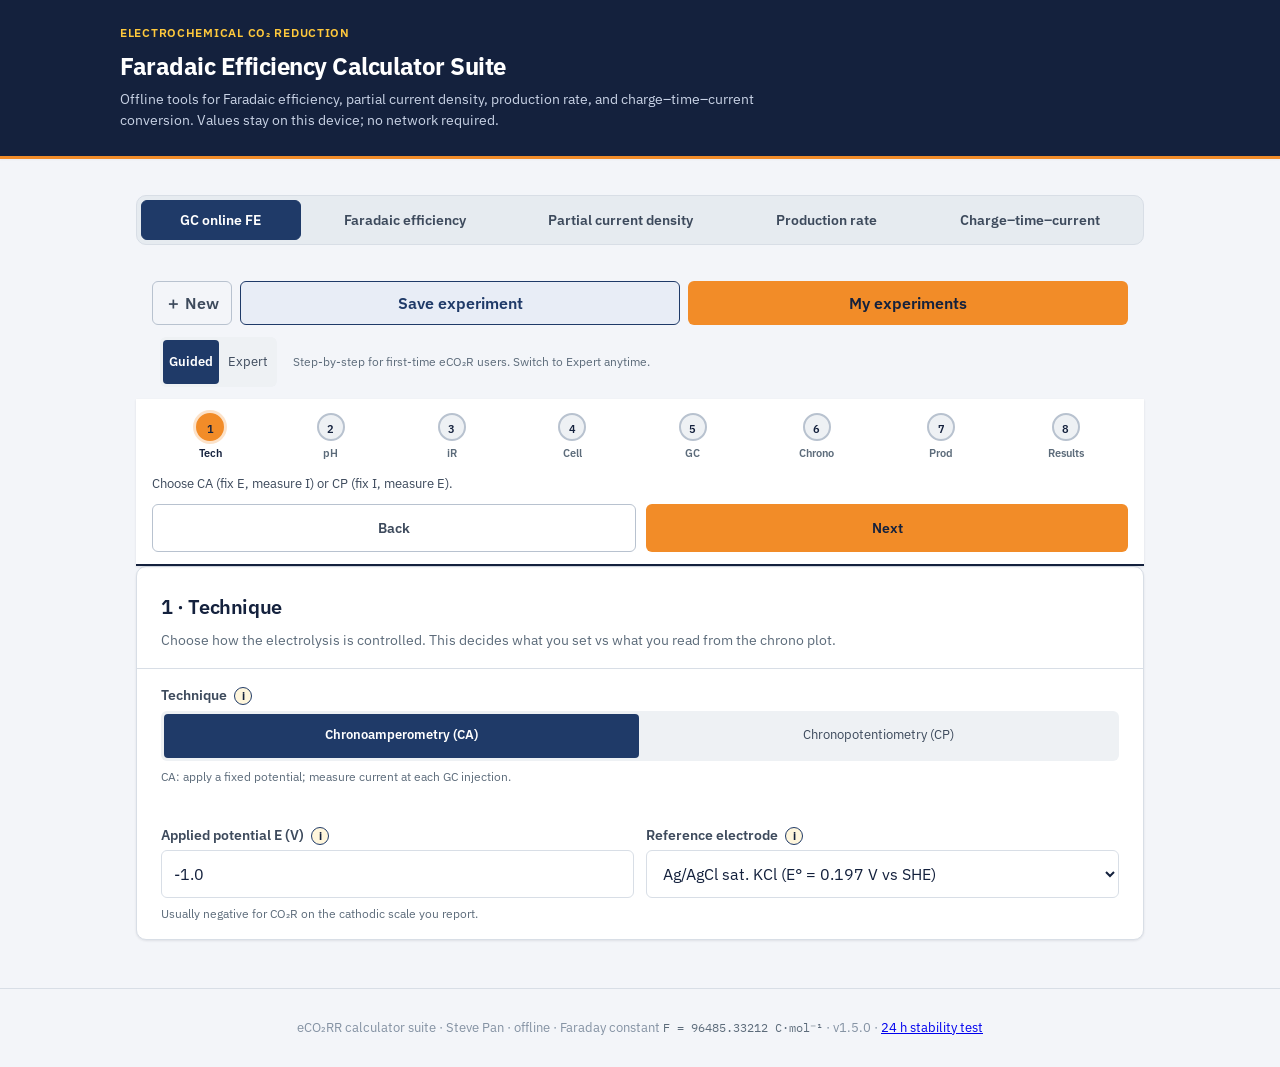
<file: index.html>
<!DOCTYPE html>
<html lang="en">
<head>
  <meta charset="utf-8" />
  <meta name="viewport" content="width=device-width, initial-scale=1, viewport-fit=cover" />
  <meta name="color-scheme" content="light" />
  <title>eCO₂RR Faradaic Efficiency Calculator Suite — Steve Pan</title>
  <meta name="theme-color" content="#14213D" />
  <link rel="manifest" href="./manifest.webmanifest" />
  <link rel="icon" type="image/png" sizes="32x32" href="./icons/favicon-32.png" />
  <link rel="apple-touch-icon" href="./icons/apple-touch-icon.png" />
  <meta name="apple-mobile-web-app-capable" content="yes" />
  <meta name="mobile-web-app-capable" content="yes" />
  <meta name="apple-mobile-web-app-status-bar-style" content="black-translucent" />
  <meta name="apple-mobile-web-app-title" content="FE Calc" />
  <link rel="stylesheet" href="./design-tokens.css" />
  <link rel="stylesheet" href="./styles.css" />
</head>
<body>
  <div class="app">
    <header class="app-header">
      <div class="app-header__inner">
        <p class="app-header__eyebrow">Electrochemical CO₂ reduction</p>
        <h1 class="app-header__title">Faradaic Efficiency Calculator Suite</h1>
        <p class="app-header__subtitle">
          Offline tools for Faradaic efficiency, partial current density,
          production rate, and charge–time–current conversion. Values stay
          on this device; no network required.
        </p>
      </div>
    </header>

    <main class="app-main" id="app-main">
      <nav class="tab-nav" aria-label="Calculator sections">
        <ul class="tab-list" role="tablist" id="tab-list">
          <li role="presentation">
            <button type="button" class="tab" role="tab" id="tab-gc" data-tab="gc"
              aria-controls="section-gc" aria-selected="true">GC online FE</button>
          </li>
          <li role="presentation">
            <button type="button" class="tab" role="tab" id="tab-fe" data-tab="fe"
              aria-controls="section-fe" aria-selected="false" tabindex="-1">Faradaic efficiency</button>
          </li>
          <li role="presentation">
            <button type="button" class="tab" role="tab" id="tab-pcd" data-tab="pcd"
              aria-controls="section-pcd" aria-selected="false" tabindex="-1">Partial current density</button>
          </li>
          <li role="presentation">
            <button type="button" class="tab" role="tab" id="tab-rate" data-tab="rate"
              aria-controls="section-rate" aria-selected="false" tabindex="-1">Production rate</button>
          </li>
          <li role="presentation">
            <button type="button" class="tab" role="tab" id="tab-converter" data-tab="converter"
              aria-controls="section-converter" aria-selected="false" tabindex="-1">Charge–time–current</button>
          </li>
        </ul>
        <div class="tab-select-wrap">
          <label class="sr-only" for="tab-select">Calculator section</label>
          <select class="tab-select" id="tab-select" data-tab-select>
            <option value="gc" selected>GC online FE</option>
            <option value="fe">Faradaic efficiency</option>
            <option value="pcd">Partial current density</option>
            <option value="rate">Production rate</option>
            <option value="converter">Charge–time–current</option>
          </select>
        </div>
      </nav>

      <!-- 0. GC ONLINE FE (ppm-based) -->
      <section class="calc-section is-active" id="section-gc" role="tabpanel" aria-labelledby="tab-gc" data-section="gc" data-ui-mode="guided" data-wiz-step="1">
        <div class="hx-bar" role="toolbar" aria-label="Experiment history">
          <button type="button" class="btn btn--ghost hx-bar__btn" id="hx-new">＋ New</button>
          <button type="button" class="btn btn--secondary hx-bar__btn" id="hx-save">Save experiment<span class="hx-dot" id="hx-dirty" hidden title="Unsaved changes"></span></button>
          <button type="button" class="btn btn--cta hx-bar__btn" id="hx-open">My experiments</button>
        </div>
        <div class="gc-modebar">
          <div class="seg" id="gc-ui-mode" role="radiogroup" aria-label="Input mode">
            <button type="button" class="seg__btn is-active" data-v="guided">Guided</button>
            <button type="button" class="seg__btn" data-v="expert">Expert</button>
          </div>
          <p class="gc-modebar__hint" id="gc-mode-hint">Step-by-step for first-time eCO₂R users. Switch to Expert anytime.</p>
        </div>

        <div class="gc-wizard" id="gc-wizard" aria-label="Guided setup">
          <ol class="gc-wiz-progress" id="gc-wiz-progress">
            <li class="is-active" data-s="1"><span>1</span> Tech</li>
            <li data-s="2"><span>2</span> pH</li>
            <li data-s="3"><span>3</span> iR</li>
            <li data-s="4"><span>4</span> Cell</li>
            <li data-s="5"><span>5</span> GC</li>
            <li data-s="6"><span>6</span> Chrono</li>
            <li data-s="7"><span>7</span> Prod</li>
            <li data-s="8"><span>8</span> Results</li>
          </ol>
          <p class="gc-wiz-hint" id="gc-wiz-step-hint"></p>
          <p class="gc-wiz-warn" id="gc-wiz-warn" hidden></p>
          <div class="gc-wiz-nav">
            <button type="button" class="btn btn--ghost" id="gc-wiz-back" disabled>Back</button>
            <button type="button" class="btn btn--cta" id="gc-wiz-next">Next</button>
          </div>
        </div>

        <div class="gc-summary" id="gc-summary" aria-live="polite" data-wiz="8">
          <div class="gc-summary__main">
            <span class="gc-summary__label">Total FE · <span id="gc-sum-label">latest injection</span></span>
            <span class="gc-summary__value" id="gc-total">—</span>
          </div>
          <div class="gc-summary__side">
            <span>Unaccounted <b id="gc-unacc">—</b></span>
            <span>I <b id="gc-I">—</b></span>
            <span>ṅ<sub>gas</sub> <b id="gc-ndot">—</b></span>
          </div>
          <svg class="gc-bar" id="gc-sum-bar" viewBox="0 0 100 8" preserveAspectRatio="none" aria-hidden="true"></svg>
          <div class="gc-chips" id="gc-sum-chips"></div>
          <p class="gc-flag" id="gc-flag" hidden></p>
        </div>

        <!-- Step 1 Technique -->
        <article class="calc-card" data-wiz="1" id="gc-step-tech">
          <header class="calc-card__header">
            <h2 class="calc-card__title">1 · Technique</h2>
            <p class="calc-card__desc">Choose how the electrolysis is controlled. This decides what you set vs what you read from the chrono plot.</p>
          </header>
          <div class="gc-grid">
            <div class="field gc-wide">
              <span class="field__label">Technique <button type="button" class="info-i" data-info="Chronoamperometry (CA) holds potential and records current. Chronopotentiometry (CP) holds current and records potential." aria-label="About technique">i</button></span>
              <div class="seg" role="radiogroup" id="gc-tech">
                <button type="button" class="seg__btn is-active" data-v="CA">Chronoamperometry (CA)</button>
                <button type="button" class="seg__btn" data-v="CP">Chronopotentiometry (CP)</button>
              </div>
              <p class="field__help" id="gc-tech-help">CA: apply a fixed potential; measure current at each GC injection.</p>
            </div>
            <div class="gc-ca-only gc-wide gc-grid" style="padding:0">
              <label class="field"><span class="field__label">Applied potential E (V) <button type="button" class="info-i" data-info="Setpoint potential from the potentiostat for CA. Enter the value as applied vs your chosen reference electrode." aria-label="About E">i</button></span><input class="input" inputmode="decimal" id="gc-Eset" placeholder="e.g. −1.00"><span class="field__help">Usually negative for CO₂R on the cathodic scale you report.</span></label>
              <label class="field"><span class="field__label">Reference electrode <button type="button" class="info-i" data-info="Reference used when applying / logging E. Used later to convert E_corr to RHE with pH." aria-label="About reference">i</button></span>
                <select class="input" id="gc-eref">
                  <option value="agcl_sat">Ag/AgCl sat. KCl (E° = 0.197 V vs SHE)</option>
                  <option value="agcl_3m">Ag/AgCl 3 M KCl (E° = 0.210 V)</option>
                  <option value="agcl_35m">Ag/AgCl 3.5 M KCl (E° = 0.205 V)</option>
                  <option value="hgoh">Hg/HgO 1 M KOH/NaOH (E° = 0.098 V)</option>
                  <option value="rhe">Already vs RHE (E° = 0, no pH term)</option>
                  <option value="custom">Custom E° vs SHE</option>
                </select>
              </label>
              <label class="field gc-e0-custom" hidden><span class="field__label">Custom E°_ref (V vs SHE)</span><input class="input" inputmode="decimal" id="gc-E0" value="0.197"></label>
            </div>
            <div class="gc-cp-only gc-wide gc-grid" style="padding:0" hidden>
              <div class="field gc-wide">
                <span class="field__label">CP setpoint as</span>
                <div class="seg" role="radiogroup" id="gc-cpmode">
                  <button type="button" class="seg__btn is-active" data-v="I">Current (mA)</button>
                  <button type="button" class="seg__btn" data-v="j">Current density (mA cm⁻²)</button>
                </div>
              </div>
              <label class="field gc-cp-I"><span class="field__label">Applied |I| (mA) <button type="button" class="info-i" data-info="Constant current magnitude set for CP. Sign is treated as cathodic (negative) in iR correction." aria-label="About I set">i</button></span><input class="input" inputmode="decimal" id="gc-Iset" value="10"><span class="field__help">Prefills each injection; override from the log if needed.</span></label>
              <label class="field gc-cp-j" hidden><span class="field__label">Applied |j| (mA cm⁻²)</span><input class="input" inputmode="decimal" id="gc-jset" value="10"></label>
              <label class="field"><span class="field__label">Reference for logged E <button type="button" class="info-i" data-info="Reference electrode of the measured potential in CP." aria-label="About CP reference">i</button></span>
                <select class="input" id="gc-eref-cp">
                  <option value="agcl_sat">Ag/AgCl sat. KCl (0.197 V)</option>
                  <option value="agcl_3m">Ag/AgCl 3 M KCl (0.210 V)</option>
                  <option value="agcl_35m">Ag/AgCl 3.5 M KCl (0.205 V)</option>
                  <option value="hgoh">Hg/HgO 1 M (0.098 V)</option>
                  <option value="rhe">Already vs RHE</option>
                  <option value="custom">Custom E°</option>
                </select>
              </label>
            </div>
          </div>
        </article>

        <!-- Step 2 pH -->
        <article class="calc-card" data-wiz="2" id="gc-step-ph">
          <header class="calc-card__header">
            <h2 class="calc-card__title">2 · Measured pH</h2>
            <p class="calc-card__desc">Optional. Needed to convert E_corr to the RHE scale (unless you already work vs RHE).</p>
          </header>
          <div class="gc-grid">
            <label class="field"><span class="field__label">Electrolyte pH <button type="button" class="info-i" data-info="Bulk electrolyte pH from a calibrated meter. Used in E_RHE = E_corr + E°_ref + slope·pH." aria-label="About pH">i</button></span><input class="input" inputmode="decimal" id="gc-pH" placeholder="e.g. 6.8"><span class="field__help">Leave blank to skip RHE conversion (E vs ref still shown).</span></label>
            <div class="field gc-wide">
              <span class="field__label">Nernst slope <button type="button" class="info-i" data-info="0.0591 V is the common 25 °C approximation. 2.303RT/F uses your entered gas/electrolyte T." aria-label="About slope">i</button></span>
              <div class="seg" role="radiogroup" id="gc-slope">
                <button type="button" class="seg__btn is-active" data-v="0591">0.0591 V (25 °C)</button>
                <button type="button" class="seg__btn" data-v="nernst">2.303 RT/F</button>
              </div>
            </div>
          </div>
        </article>

        <!-- Step 3 iR -->
        <article class="calc-card" data-wiz="3" id="gc-step-ir">
          <header class="calc-card__header">
            <h2 class="calc-card__title">3 · iR compensation</h2>
            <p class="calc-card__desc">Correct the applied / logged potential for uncompensated resistance. Formulas from Faraday (cathodic I negative).</p>
          </header>
          <div class="gc-grid">
            <div class="field gc-wide">
              <span class="field__label">Compensation mode <button type="button" class="info-i" data-info="Current interrupt (CI): the potentiostat compensates iR in real time — no post-run correction (E_corr = E_applied, Ru_unc = 0). Manual: enter Ru and % compensated; E_corr = E_applied + |I|·Ru_unc (cathodic)." aria-label="About iR mode">i</button></span>
              <div class="seg" role="radiogroup" id="gc-irmode">
                <button type="button" class="seg__btn is-active" data-v="ci">Current interrupt</button>
                <button type="button" class="seg__btn" data-v="manual">Manual</button>
              </div>
            </div>
            <p class="gc-wide gc-ir-ci-note" id="gc-ir-ci-note">iR-compensated in real time (CI) — E_corr = E_applied (Ru_unc = 0). No post-run correction.</p>
            <label class="field gc-ir-manual"><span class="field__label">Ru (Ω) <button type="button" class="info-i" data-info="Uncompensated resistance before fractional compensation. Ru_unc = Ru·(1 − f_comp/100). Manual mode only." aria-label="About Ru">i</button></span><input class="input" inputmode="decimal" id="gc-Ru" placeholder="e.g. 12"><span class="field__help">From EIS / manual estimate.</span></label>
            <label class="field gc-ir-manual"><span class="field__label">% compensated during run <button type="button" class="info-i" data-info="Fraction already compensated by the potentiostat (0–95%). If 100%, iR correction is skipped. Manual mode only." aria-label="About f_comp">i</button></span><input class="input" inputmode="decimal" id="gc-fComp" value="0"><span class="field__help">Capped at 95% in the correction; enter 100 to skip.</span></label>
            <p class="gc-wide gc-ir-summary" id="gc-ir-summary">At each GC injection, E_corr = E_applied − I·Ru_uncorrected (cathodic I negative), then convert to RHE with the chosen reference and measured pH.</p>
            <p class="gc-wide gc-hint gc-ir-manual">Ru_unc = Ru·(1 − f_comp). With |I| stored for cathodic runs: E_corr = E_applied + |I|·Ru_unc.</p>
          </div>
        </article>

        <!-- Step 4 Misc cell -->
        <article class="calc-card" data-wiz="4" id="gc-step-cell">
          <header class="calc-card__header">
            <h2 class="calc-card__title">4 · Cell &amp; gas setup</h2>
            <p class="calc-card__desc">Geometric area and CO₂ flow set the scale for online FE.</p>
          </header>
          <div class="gc-grid">
            <label class="field"><span class="field__label">Geometric area (cm²) <button type="button" class="info-i" data-info="Exposed geometric electrode area (not ECSA)." aria-label="About area">i</button></span><input class="input" inputmode="decimal" id="gc-area" value="1"><span class="field__help">Often 1 cm².</span></label>
            <label class="field"><span class="field__label">CO₂ flow (sccm = mL min⁻¹) <button type="button" class="info-i" data-info="MFC setpoint; online FE assumes outlet ≈ inlet." aria-label="About flow">i</button></span><input class="input" inputmode="decimal" id="gc-flow" value="20"></label>
            <div class="field gc-wide">
              <span class="field__label">Flow reference</span>
              <div class="seg" role="radiogroup" id="gc-ref">
                <button type="button" class="seg__btn is-active" data-v="std">Standard (273.15 K, 1 atm)</button>
                <button type="button" class="seg__btn" data-v="custom">Custom T, P</button>
              </div>
            </div>
            <label class="field gc-tp"><span class="field__label">Gas / electrolyte T (K)</span><input class="input" inputmode="decimal" id="gc-T" value="298.15"><span class="field__help">Also used for 2.303 RT/F if selected.</span></label>
            <label class="field gc-tp"><span class="field__label">Gas P (Pa)</span><input class="input" inputmode="decimal" id="gc-P" value="101325"></label>
          </div>
        </article>

        <!-- Step 5 Schedule -->
        <article class="calc-card" data-wiz="5" id="gc-step-sched">
          <header class="calc-card__header">
            <h2 class="calc-card__title">5 · GC injection schedule</h2>
            <p class="calc-card__desc">t₁ and post-run in seconds; GC analysis in minutes. Auto times show both s and min.</p>
          </header>
          <div class="gc-grid gc-sched">
            <label class="field"><span class="field__label">Time of 1st injection (s) <button type="button" class="info-i" data-info="Elapsed electrolysis time at the first GC injection, in seconds. Example: 900 s = 15 min." aria-label="About t1">i</button></span><input class="input" inputmode="decimal" id="gc-s-t1" placeholder="e.g. 900"><span class="field__help">Example: 900 s (15 min).</span></label>
            <label class="field"><span class="field__label">GC analysis time (min) <button type="button" class="info-i" data-info="GC method length in minutes. Converted to seconds in the schedule: interval = analysis_min·60 + post_s." aria-label="About analysis">i</button></span><input class="input" inputmode="decimal" id="gc-s-ana" placeholder="e.g. 12"></label>
            <label class="field"><span class="field__label">Post-run time (s) <button type="button" class="info-i" data-info="Idle / purge / wait after each GC analysis, in seconds, before the next injection window." aria-label="About post-run">i</button></span><input class="input" inputmode="decimal" id="gc-s-post" placeholder="e.g. 180"><span class="field__help">Example: 180 s (3 min).</span></label>
            <label class="field"><span class="field__label">Number of injections (1–6)</span><input class="input" type="number" min="1" max="6" step="1" inputmode="numeric" id="gc-s-count"><span class="field__help">t<sub>k</sub> (s) = t<sub>1</sub> + (k−1)·(analysis_min·60 + post_s).</span></label>
          </div>
          <div class="gc-sched-preview" id="gc-sched-preview" aria-live="polite"></div>
        </article>

        <!-- Step 6 Chrono per injection -->
        <article class="calc-card" data-wiz="6" id="gc-step-current">
          <header class="calc-card__header">
            <h2 class="calc-card__title">6 · Chrono values at each injection</h2>
            <p class="calc-card__desc" id="gc-chrono-desc">CA: enter measured |j| or |I| from the chronoamperogram. CP: enter measured E; current is prefilled from the setpoint.</p>
          </header>
          <div class="gc-imode-bar gc-ca-only" id="gc-imode-bar">
            <span class="field__label">Enter current as</span>
            <div class="seg seg--compact" role="radiogroup" id="gc-imode" aria-label="Current unit for FE">
              <button type="button" class="seg__btn is-active" data-v="j">j (mA cm⁻²)</button>
              <button type="button" class="seg__btn" data-v="I">Total I (mA)</button>
            </div>
          </div>
          <div id="gc-current-step" class="gc-current-step"></div>
          <div class="gc-table-wrap" style="padding-top:8px"><table class="gc-table" id="gc-ir-table"><thead></thead><tbody></tbody></table></div>
        </article>

        <!-- Step 7 Products -->
        <article class="calc-card" data-wiz="7" id="gc-step-products">
          <header class="calc-card__header gc-head">
            <h2 class="calc-card__title">7 · Products &amp; amounts</h2>
            <div class="gc-actions">
              <button type="button" class="btn btn--cta" id="gc-add-inj">+ Injection</button>
            </div>
          </header>
          <p class="calc-card__desc" style="padding:0 var(--space-5)">Confirm products, then enter GC ppm. Liquids use μM, volumes, and Q.</p>
          <div class="gc-prodbar">
            <span class="field__label">Products</span>
            <div class="gc-presets" id="gc-presets">
              <button type="button" class="chip-btn" data-p="H2">+ H₂</button>
              <button type="button" class="chip-btn" data-p="CO">+ CO</button>
              <button type="button" class="chip-btn" data-p="CH4">+ CH₄</button>
              <button type="button" class="chip-btn" data-p="C2H4">+ C₂H₄</button>
              <button type="button" class="chip-btn" data-p="HCOO">+ HCOO⁻</button>
              <button type="button" class="chip-btn" data-p="EtOH">+ EtOH</button>
              <button type="button" class="chip-btn" data-p="custom">+ Custom</button>
            </div>
            <label class="gc-preset-wrap"><span class="sr-only">Add from catalog</span>
              <select class="input gc-preset-select" id="gc-preset-select" aria-label="Add product from full C1–C6 catalog"></select>
            </label>
            <div id="gc-products" class="gc-products"></div>
          </div>
          <div id="gc-injections" class="gc-injections"></div>
          <div id="gc-liquid" class="gc-liquid" hidden></div>
        </article>

        <!-- Step 8 Results -->
        <article class="calc-card" id="gc-chart-card" data-wiz="8">
          <header class="calc-card__header gc-head">
            <h2 class="calc-card__title">Product distribution</h2>
            <div class="gc-toggles"><div class="seg gc-chart-mode" id="gc-chart-view" role="radiogroup" aria-label="Chart view">
              <button type="button" class="seg__btn is-active" data-v="avg">Average</button>
              <button type="button" class="seg__btn" data-v="per">Per injection</button>
            </div>
            <div class="seg gc-chart-mode" id="gc-chart-mode" role="radiogroup" aria-label="Chart quantity">
              <button type="button" class="seg__btn is-active" data-v="fe">FE (%)</button>
              <button type="button" class="seg__btn" data-v="j">j<sub>i</sub> (mA cm⁻²)</button>
            </div></div>
          </header>
          <div class="gc-chart-wrap"><div id="gc-chart" role="img" aria-label="Stacked bar chart of product distribution per injection"></div>
            <div class="gc-legend" id="gc-legend"></div>
            <p class="gc-tip" id="gc-tip">Tap a bar segment for values.</p>
            <div class="gc-actions gc-chart-actions">
              <button type="button" class="btn btn--secondary" id="gc-png">Export PNG</button>
              <button type="button" class="btn btn--ghost" id="gc-svg">Export SVG</button>
            </div>
          </div>
        </article>

        <article class="calc-card" data-wiz="8">
          <header class="calc-card__header gc-head">
            <h2 class="calc-card__title">Results table</h2>
            <div class="gc-actions">
              <button type="button" class="btn btn--secondary" id="gc-csv">CSV</button>
              <button type="button" class="btn btn--secondary" id="gc-xlsx">XLSX</button>
              <button type="button" class="btn btn--ghost" id="gc-reset">Reset</button>
            </div>
          </header>
          <label class="gc-empty-toggle"><input type="checkbox" id="gc-show-empty"> Show empty products</label>
          <div class="gc-table-wrap"><table class="gc-table" id="gc-table"></table></div>
          <div class="gc-notes-wrap">
            <label class="field gc-wide"><span class="field__label">Experimental observations <button type="button" class="info-i" data-info="Free-text notes: flooding, black deposits, colour change, pressure spikes, etc. Saved with the run and exported." aria-label="About notes">i</button></span>
              <textarea class="input gc-notes" id="gc-notes" rows="3" placeholder="e.g. mild flooding after 40 min; black deposits on GDL…"></textarea>
            </label>
          </div>
          <details class="gc-formula">
            <summary>Formulas &amp; constants</summary>
            <p><code>t_k (s) = t1_s + (k − 1)·(analysis_min·60 + postrun_s)</code></p>
            <p><code>I_k = |j_k| · A</code> (FE uses magnitude; iR uses cathodic-negative convention)</p>
            <p><code>ṅ_gas = P · (Q_mL/min · 10⁻⁶ / 60) / (R · T)</code>; <code>FE_i = n_i · F · ṅ_i / I · 100</code>; <code>j_i = FE_i/100 · |j_k|</code></p>
            <p><strong>iR / RHE (Faraday):</strong> <code>Ru_unc = Ru·(1 − f_comp)</code>; with signed cathodic I: <code>E_corr = E_applied − I·Ru_unc</code>; equivalent with stored |I|: <code>E_corr = E_applied + |I|·Ru_unc</code>. If f_comp = 100%, skip correction. <code>E_RHE = E_corr + E°_ref + slope·pH</code>.</p>
            <p>Liquid: <code>FE = n·F·(c_WE·V_W + c_CE·V_C)/Q · 100</code>. R = 8.314462618, F = 96485.33212.</p>
          </details>
        </article>
      </section>

      <!-- 1. FARADAIC EFFICIENCY (populated example + FE > 100% warning) -->
      <section class="calc-section" hidden id="section-fe" role="tabpanel"
        aria-labelledby="tab-fe" data-section="fe">
        <article class="calc-card">
          <header class="calc-card__header">
            <h2 class="calc-card__title">Faradaic efficiency</h2>
            <p class="calc-card__desc">
              Compute FE from electron stoichiometry, quantified product amount,
              and total charge passed. Defaults (50 µmol, n=2, Q=9.6485 C) give FE ≈ 100%.
            </p>
          </header>
          <div class="calc-card__body">
            <form class="calc-card__inputs" id="form-fe" data-calc="fe" novalidate>
              <div class="field-group">
                <div class="field" data-field="n-electrons">
                  <label class="field__label" for="fe-n-electrons">
                    Electrons transferred per product (<span class="mono">n</span>)
                  </label>

                  <div class="preset-row" id="fe-presets" role="group" aria-label="n-electron presets">
                    <button type="button" class="preset-btn is-active" data-n="2">CO (2)</button>
                    <button type="button" class="preset-btn" data-n="2">HCOOH (2)</button>
                    <button type="button" class="preset-btn" data-n="8">CH₄ (8)</button>
                    <button type="button" class="preset-btn" data-n="12">C₂H₄ (12)</button>
                    <button type="button" class="preset-btn" data-n="12">EtOH (12)</button>
                    <button type="button" class="preset-btn" data-n="2">H₂ (2)</button>
                    <button type="button" class="preset-btn" data-n="custom">Custom</button>
                  </div>
                  <div class="field__control">
                    <input class="input" type="number" id="fe-n-electrons" name="n_electrons"
                      inputmode="decimal" min="1" step="1" value="2"
                      data-input="n-electrons" readonly aria-describedby="fe-n-electrons-hint">
                    <span class="field__unit" aria-hidden="true">e⁻</span>
                  </div>
                  <p class="field__hint" id="fe-n-electrons-hint">
                    e.g. 2 for CO, 8 for CH₄, 12 for C₂H₄ (from CO₂).
                  </p>
                  <p class="field__error" id="fe-n-electrons-error" data-error-for="n-electrons">
                    Enter a positive integer.
                  </p>
                </div>

                <div class="field" data-field="product-mode">
                  <label class="field__label" for="fe-product-mode">Product input mode</label>
                  <div class="field__control">
                    <select class="select" id="fe-product-mode" data-input="product-mode">
                      <option value="moles" selected>Molar amount</option>
                      <option value="gas">Gas volume (ideal gas)</option>
                    </select>
                  </div>
                </div>

                <div class="field-row" id="fe-moles-block">
                  <div class="field" data-field="n-product">
                    <label class="field__label" for="fe-n-product">
                      Product amount (<span class="mono">n<sub>product</sub></span>)
                    </label>
                    <div class="field__control">
                      <input class="input" type="number" id="fe-n-product" name="n_product"
                        inputmode="decimal" min="0" step="any" value="50" data-input="n-product">
                      <select class="select unit-select" id="fe-n-product-unit" name="n_product_unit"
                        data-unit-for="n-product" aria-label="Product amount unit">
                        <option value="umol" selected>µmol</option>
                        <option value="nmol">nmol</option>
                        <option value="mmol">mmol</option>
                        <option value="mol">mol</option>
                      </select>
                    </div>
                    <p class="field__error" data-error-for="n-product">Enter a non-negative amount.</p>
                  </div>
                  <div class="field" data-field="charge">
                    <label class="field__label" for="fe-charge">
                      Total charge (<span class="mono">Q</span>)
                    </label>
                    <div class="field__control">
                      <input class="input" type="number" id="fe-charge" name="charge"
                        inputmode="decimal" min="0" step="any" value="9.6485" data-input="charge">
                      <select class="select unit-select" id="fe-charge-unit" name="charge_unit"
                        data-unit-for="charge" aria-label="Charge unit">
                        <option value="C" selected>C</option>
                        <option value="mC">mC</option>
                        <option value="mAh">mA·h</option>
                        <option value="Ah">A·h</option>
                      </select>
                    </div>
                    <p class="field__error" data-error-for="charge">Charge must be greater than zero.</p>
                  </div>
                </div>
              </div>
              
                <div id="fe-gas-block" hidden>
                  <div class="field-row">
                    <div class="field" data-field="gas-volume">
                      <label class="field__label" for="fe-gas-volume">Gas volume</label>
                      <div class="field__control">
                        <input class="input" type="number" id="fe-gas-volume" min="0" step="any" value="1.223" />
                        <select class="select unit-select" id="fe-gas-volume-unit"><option value="mL" selected>mL</option><option value="L">L</option></select>
                      </div>
                    </div>
                    <div class="field" data-field="gas-temp">
                      <label class="field__label" for="fe-gas-temp">Temperature</label>
                      <div class="field__control">
                        <input class="input" type="number" id="fe-gas-temp" step="any" value="25" />
                        <select class="select unit-select" id="fe-gas-temp-unit"><option value="C" selected>°C</option><option value="K">K</option></select>
                      </div>
                    </div>
                  </div>
                  <div class="field" style="margin-top: var(--space-4);">
                    <label class="field__label" for="fe-gas-pressure">Pressure</label>
                    <div class="field__control">
                      <input class="input" type="number" id="fe-gas-pressure" min="0" step="any" value="1" />
                      <select class="select unit-select" id="fe-gas-pressure-unit">
                        <option value="atm" selected>atm</option><option value="bar">bar</option>
                        <option value="kPa">kPa</option><option value="Pa">Pa</option>
                      </select>
                    </div>
                    <p class="field__hint">Ideal gas n = PV/RT. Default ≈ 50 µmol at 25 °C, 1 atm.</p>
                  </div>
                </div>

<div class="btn-row">
                <button type="submit" class="btn btn--primary" data-action="calculate">Calculate FE</button>
                <button type="reset" class="btn btn--secondary" data-action="reset">Reset</button>
              </div>
            </form>
            <div class="calc-card__results" data-results="fe" aria-live="polite">
              <h3 class="results__heading">Results</h3>
              <div class="banner banner--ok" id="fe-ok" role="status"><div class="banner__body"><p class="banner__title" id="fe-ok-text">FE within physical range.</p></div></div>
              <div class="banner banner--warning" id="fe-warning" role="status" data-banner="fe-over-100">
                <svg class="banner__icon" viewBox="0 0 20 20" fill="currentColor" aria-hidden="true">
                  <path fill-rule="evenodd" d="M8.257 3.099c.765-1.36 2.722-1.36 3.486 0l6.518 11.59c.75 1.335-.213 2.986-1.742 2.986H3.48c-1.53 0-2.493-1.651-1.743-2.986L8.257 3.1zM11 14a1 1 0 10-2 0 1 1 0 002 0zm-1-2a1 1 0 01-1-1V8a1 1 0 112 0v3a1 1 0 01-1 1z" clip-rule="evenodd"/>
                </svg>
                <div class="banner__body">
                  <p class="banner__title">Faradaic efficiency exceeds 100%</p>
                  <p class="banner__text">
                    Check product quantification, electron count <span class="mono">n</span>,
                    and total charge. Values above 100% usually indicate a measurement
                    or unit error.
                  </p>
                </div>
              </div>
              <ul class="results__list">
                <li class="result-row result-row--primary" id="fe-result-row" data-result="fe">
                  <span class="result-row__label">Faradaic efficiency</span>
                  <span class="result-row__value">
                    <span id="fe-result-value">—</span>
                    <span class="result-row__unit" id="fe-result-unit">%</span>
                  </span>
                </li>

                <li class="result-row is-empty" id="fe-moles-row">
                  <span class="result-row__label">Moles of product</span>
                  <span class="result-row__value"><span id="fe-moles-value">—</span><span class="result-row__unit">mol</span></span>
                </li>
                <li class="result-row is-empty" id="fe-qth-row">
                  <span class="result-row__label">Theoretical charge</span>
                  <span class="result-row__value"><span id="fe-qth-value">—</span><span class="result-row__unit">C</span></span>
                </li>
                <li class="result-row" data-result="fe-charge-as-mol-e">
                  <span class="result-row__label">Electrons from charge</span>
                  <span class="result-row__value">
                    <span id="fe-mol-e-value">—</span>
                    <span class="result-row__unit" id="fe-mol-e-unit">mol e⁻</span>
                  </span>
                </li>
              </ul>
            </div>
          </div>
          <footer class="calc-card__footer">
            <p class="formula-footnote">
              <span class="formula-footnote__label">Formula</span>
              <span class="formula-footnote__eq">FE = (n · F · n<sub>product</sub>) / Q × 100%</span>
              <span class="formula-footnote__note">F = 96485 C·mol⁻¹ (Faraday constant). n<sub>product</sub> in mol; Q in C.</span>
            </p>
          </footer>
        </article>
      </section>

      <!-- 2. PARTIAL CURRENT DENSITY -->
      <section class="calc-section" hidden id="section-pcd" role="tabpanel"
        aria-labelledby="tab-pcd" data-section="pcd" hidden>
        <article class="calc-card">
          <header class="calc-card__header">
            <h2 class="calc-card__title">Partial current density</h2>
            <p class="calc-card__desc">
              Convert total geometric current density and Faradaic efficiency
              into the product-specific partial current density
              <span class="mono">j<sub>i</sub></span>.
            </p>
          </header>
          <div class="calc-card__body">
            <form class="calc-card__inputs" id="form-pcd" data-calc="pcd" novalidate>
              <div class="field-group">

                <div class="field" data-field="pcd-mode">
                  <label class="field__label" for="pcd-mode">Input mode</label>
                  <div class="field__control">
                    <select class="select" id="pcd-mode">
                      <option value="j" selected>Current density j</option>
                      <option value="I">Total current I + area</option>
                    </select>
                  </div>
                </div>
                <div class="field" data-field="j-total" id="pcd-j-block">
                  <label class="field__label" for="pcd-j-total">
                    Total current density (<span class="mono">j<sub>total</sub></span>)
                  </label>
                  <div class="field__control">
                    <input class="input" type="number" id="pcd-j-total" name="j_total"
                      inputmode="decimal" min="0" step="any" placeholder="e.g. 200" data-input="j-total" value="10">
                    <select class="select unit-select" id="pcd-j-total-unit" name="j_total_unit"
                      data-unit-for="j-total" aria-label="Current density unit">
                      <option value="mA_cm2" selected>mA·cm⁻²</option>
                      <option value="A_m2">A·m⁻²</option>
                      <option value="A_cm2">A·cm⁻²</option>
                    </select>
                  </div>
                  <p class="field__error" data-error-for="j-total">Enter a non-negative current density.</p>
                </div>

                <div class="field-row" id="pcd-I-block" hidden>
                  <div class="field">
                    <label class="field__label" for="pcd-I-total">Total current</label>
                    <div class="field__control">
                      <input class="input" type="number" id="pcd-I-total" min="0" step="any" value="10" />
                      <select class="select unit-select" id="pcd-I-total-unit"><option value="mA" selected>mA</option><option value="A">A</option><option value="uA">µA</option></select>
                    </div>
                  </div>
                  <div class="field">
                    <label class="field__label" for="pcd-area">Geometric area</label>
                    <div class="field__control">
                      <input class="input" type="number" id="pcd-area" min="0" step="any" value="1" />
                      <select class="select unit-select" id="pcd-area-unit"><option value="cm2" selected>cm²</option><option value="m2">m²</option></select>
                    </div>
                  </div>
                </div>
                <div class="field" data-field="fe">
                  <label class="field__label" for="pcd-fe">
                    Faradaic efficiency (<span class="mono">FE<sub>i</sub></span>)
                  </label>
                  <div class="field__control">
                    <input class="input" type="number" id="pcd-fe" name="fe"
                      inputmode="decimal" min="0" step="any" placeholder="e.g. 45" data-input="fe" value="85">
                    <span class="field__unit">%</span>
                  </div>
                  <p class="field__hint">Product-specific FE. Values &gt; 100% are flagged.</p>
                  <p class="field__error" data-error-for="fe">Enter a valid FE.</p>
                </div>
              </div>
              <div class="btn-row">
                <button type="submit" class="btn btn--primary" data-action="calculate">Calculate j<sub>i</sub></button>
                <button type="reset" class="btn btn--secondary" data-action="reset">Reset</button>
              </div>
            </form>
            <div class="calc-card__results" data-results="pcd" aria-live="polite">
              <h3 class="results__heading">Results</h3>
              <div class="banner banner--warning" id="pcd-warning" role="status" data-banner="pcd-fe-over-100">
                <svg class="banner__icon" viewBox="0 0 20 20" fill="currentColor" aria-hidden="true">
                  <path fill-rule="evenodd" d="M8.257 3.099c.765-1.36 2.722-1.36 3.486 0l6.518 11.59c.75 1.335-.213 2.986-1.742 2.986H3.48c-1.53 0-2.493-1.651-1.743-2.986L8.257 3.1zM11 14a1 1 0 10-2 0 1 1 0 002 0zm-1-2a1 1 0 01-1-1V8a1 1 0 112 0v3a1 1 0 01-1 1z" clip-rule="evenodd"/>
                </svg>
                <div class="banner__body">
                  <p class="banner__title">FE input exceeds 100%</p>
                  <p class="banner__text">Partial current density will exceed total j. Verify the FE value.</p>
                </div>
              </div>
              <ul class="results__list">
                <li class="result-row result-row--primary is-empty" id="pcd-result-row" data-result="pcd">
                  <span class="result-row__label">Partial current density</span>
                  <span class="result-row__value">
                    <span id="pcd-result-value">—</span>
                    <span class="result-row__unit" id="pcd-result-unit">mA·cm⁻²</span>
                  </span>
                </li>
                <li class="result-row is-empty" id="pcd-jtot-row">
                  <span class="result-row__label">Total j used</span>
                  <span class="result-row__value"><span id="pcd-jtot-value">—</span><span class="result-row__unit">mA·cm⁻²</span></span>
                </li>
                <li class="result-row is-empty" id="pcd-Ii-row" hidden>
                  <span class="result-row__label">Partial current I<sub>i</sub></span>
                  <span class="result-row__value"><span id="pcd-Ii-value">—</span><span class="result-row__unit">mA</span></span>
                </li>

              </ul>
            </div>
          </div>
          <footer class="calc-card__footer">
            <p class="formula-footnote">
              <span class="formula-footnote__label">Formula</span>
              <span class="formula-footnote__eq">j<sub>i</sub> = j<sub>total</sub> · (FE<sub>i</sub> / 100)</span>
              <span class="formula-footnote__note">Output unit matches the selected total current-density unit.</span>
            </p>
          </footer>
        </article>
      </section>

      <!-- 3. PRODUCTION RATE -->
      <section class="calc-section" hidden id="section-rate" role="tabpanel"
        aria-labelledby="tab-rate" data-section="rate" hidden>
        <article class="calc-card">
          <header class="calc-card__header">
            <h2 class="calc-card__title">Production rate</h2>
            <p class="calc-card__desc">
              Estimate molar (or mass) production rate from current,
              Faradaic efficiency, and electron stoichiometry.
            </p>
          </header>
          <div class="calc-card__body">
            <form class="calc-card__inputs" id="form-rate" data-calc="rate" novalidate>
              <div class="field-group">
                <div class="field-row">
                  <div class="field" data-field="current">
                    <label class="field__label" for="rate-current">Current (<span class="mono">I</span>)</label>
                    <div class="field__control">
                      <input class="input" type="number" id="rate-current" name="current"
                        inputmode="decimal" min="0" step="any" placeholder="e.g. 50" data-input="current" value="10">
                      <select class="select unit-select" id="rate-current-unit" name="current_unit"
                        data-unit-for="current" aria-label="Current unit">
                        <option value="mA" selected>mA</option>
                        <option value="A">A</option>
                        <option value="uA">µA</option>
                      </select>
                    </div>
                    <p class="field__error" data-error-for="current">Enter a non-negative current.</p>
                  </div>
                  <div class="field" data-field="fe">
                    <label class="field__label" for="rate-fe">Faradaic efficiency (<span class="mono">FE</span>)</label>
                    <div class="field__control">
                      <input class="input" type="number" id="rate-fe" name="fe"
                        inputmode="decimal" min="0" step="any" placeholder="e.g. 60" data-input="fe" value="90">
                      <span class="field__unit">%</span>
                    </div>
                    <p class="field__error" data-error-for="fe">Enter a valid FE.</p>
                  </div>
                </div>
                <div class="field-row">
                  <div class="field" data-field="n-electrons">
                    <label class="field__label" for="rate-n-electrons">Electrons per product (<span class="mono">n</span>)</label>
                    
                  <div class="preset-row" id="rate-presets" role="group" aria-label="n-electron presets">
                    <button type="button" class="preset-btn is-active" data-n="2">CO (2)</button>
                    <button type="button" class="preset-btn" data-n="2">HCOOH (2)</button>
                    <button type="button" class="preset-btn" data-n="8">CH₄ (8)</button>
                    <button type="button" class="preset-btn" data-n="12">C₂H₄ (12)</button>
                    <button type="button" class="preset-btn" data-n="12">EtOH (12)</button>
                    <button type="button" class="preset-btn" data-n="2">H₂ (2)</button>
                    <button type="button" class="preset-btn" data-n="custom">Custom</button>
                  </div>
<div class="field__control">
                      <input class="input" type="number" id="rate-n-electrons" name="n_electrons"
                        inputmode="decimal" min="1" step="1" placeholder="e.g. 2" data-input="n-electrons" value="2" readonly>
                      <span class="field__unit" aria-hidden="true">e⁻</span>
                    </div>
                    <p class="field__error" data-error-for="n-electrons">Enter a positive integer.</p>
                  </div>
                  <div class="field" data-field="area">
                    <label class="field__label" for="rate-area">Geometric area <span class="optional">(optional)</span></label>
                    <div class="field__control">
                      <input class="input" type="number" id="rate-area" min="0" step="any" value="1" />
                      <select class="select unit-select" id="rate-area-unit"><option value="cm2" selected>cm²</option><option value="m2">m²</option></select>
                    </div>
                    <p class="field__hint">Leave 0/blank to skip areal rate.</p>
                  </div>
                  <div class="field" data-field="molar-mass">
                    <label class="field__label" for="rate-molar-mass">
                      Molar mass <span class="optional">(optional)</span>
                    </label>
                    <div class="field__control">
                      <input class="input" type="number" id="rate-molar-mass" name="molar_mass"
                        inputmode="decimal" min="0" step="any" placeholder="e.g. 28.01" data-input="molar-mass" />
                      <span class="field__unit">g·mol⁻¹</span>
                    </div>
                    <p class="field__hint">If set, also reports mass rate (e.g. µg·h⁻¹).</p>
                  </div>
                </div>
              </div>
              <div class="btn-row">
                <button type="submit" class="btn btn--primary" data-action="calculate">Calculate rate</button>
                <button type="reset" class="btn btn--secondary" data-action="reset">Reset</button>
              </div>
            </form>
            <div class="calc-card__results" data-results="rate" aria-live="polite">
              <h3 class="results__heading">Results</h3>
              <ul class="results__list">
                <li class="result-row result-row--primary is-empty" id="rate-result-row" data-result="rate-molar">
                  <span class="result-row__label">Molar production rate</span>
                  <span class="result-row__value">
                    <span id="rate-result-value">—</span>
                    <span class="result-row__unit" id="rate-result-unit">mol·s⁻¹</span>
                  </span>
                </li>
                <li class="result-row is-empty" id="rate-umolh-row">
                  <span class="result-row__label">Rate</span>
                  <span class="result-row__value"><span id="rate-umolh-value">—</span><span class="result-row__unit">µmol·h⁻¹</span></span>
                </li>
                <li class="result-row is-empty" id="rate-areal-row" hidden>
                  <span class="result-row__label">Areal rate</span>
                  <span class="result-row__value"><span id="rate-areal-value">—</span><span class="result-row__unit">µmol·cm⁻²·h⁻¹</span></span>
                </li>
                <li class="result-row is-empty" id="rate-Ii-row">
                  <span class="result-row__label">Partial current I<sub>i</sub></span>
                  <span class="result-row__value"><span id="rate-Ii-value">—</span><span class="result-row__unit">mA</span></span>
                </li>

                <li class="result-row is-empty" id="rate-mass-row" data-result="rate-mass" hidden>
                  <span class="result-row__label">Mass production rate</span>
                  <span class="result-row__value">
                    <span id="rate-mass-value">—</span>
                    <span class="result-row__unit" id="rate-mass-unit">µg·h⁻¹</span>
                  </span>
                </li>
              </ul>
            </div>
          </div>
          <footer class="calc-card__footer">
            <p class="formula-footnote">
              <span class="formula-footnote__label">Formula</span>
              <span class="formula-footnote__eq">rate = (I · FE / 100) / (n · F)</span>
              <span class="formula-footnote__note">I in A, rate in mol·s⁻¹ (convert for display). F = 96485 C·mol⁻¹.</span>
            </p>
          </footer>
        </article>
      </section>

      <!-- 4. CHARGE–TIME–CURRENT CONVERTER -->
      <section class="calc-section" hidden id="section-converter" role="tabpanel"
        aria-labelledby="tab-converter" data-section="converter" hidden>
        <article class="calc-card">
          <header class="calc-card__header">
            <h2 class="calc-card__title">Charge–time–current converter</h2>
            <p class="calc-card__desc">
              Convert between charge <span class="mono">Q</span>, time
              <span class="mono">t</span>, and current <span class="mono">I</span>
              using <span class="mono">Q = I · t</span>. Choose which quantity to solve for.
            </p>
          </header>
          <div class="calc-card__body">
            <form class="calc-card__inputs" id="form-converter" data-calc="converter" novalidate>
              <div class="field-group">
                <div class="field" data-field="solve-for">
                  <label class="field__label" for="conv-solve-for">Solve for</label>
                  <div class="field__control">
                    <select class="select" id="conv-solve-for" name="solve_for" data-input="solve-for" data-mode>
                      <option value="Q" selected>Charge (Q)</option>
                      <option value="t">Time (t)</option>
                      <option value="I">Current (I)</option>
                    </select>
                  </div>
                  <p class="field__hint">The chosen field becomes the result; the other two are inputs.</p>
                </div>
                <div class="field-row">
                  <div class="field" data-field="current" id="conv-field-current">
                    <label class="field__label" for="conv-current">Current (<span class="mono">I</span>)</label>
                    <div class="field__control">
                      <input class="input" type="number" id="conv-current" name="current"
                        inputmode="decimal" min="0" step="any" placeholder="e.g. 10" data-input="current" value="10">
                      <select class="select unit-select" id="conv-current-unit" name="current_unit"
                        data-unit-for="current" aria-label="Current unit">
                        <option value="mA" selected>mA</option>
                        <option value="A">A</option>
                        <option value="uA">µA</option>
                      </select>
                    </div>
                    <p class="field__error" data-error-for="current">Enter a valid current.</p>
                  </div>
                  <div class="field" data-field="time" id="conv-field-time">
                    <label class="field__label" for="conv-time">Time (<span class="mono">t</span>)</label>
                    <div class="field__control">
                      <input class="input" type="number" id="conv-time" name="time"
                        inputmode="decimal" min="0" step="any" placeholder="e.g. 3600" data-input="time" />
                      <select class="select unit-select" id="conv-time-unit" name="time_unit"
                        data-unit-for="time" aria-label="Time unit">
                        <option value="s" selected>s</option>
                        <option value="min">min</option>
                        <option value="h">h</option>
                      </select>
                    </div>
                    <p class="field__error" data-error-for="time">Enter a valid time.</p>
                  </div>
                </div>
                <div class="field" data-field="charge" id="conv-field-charge">
                  <label class="field__label" for="conv-charge">Charge (<span class="mono">Q</span>)</label>
                  <div class="field__control">
                    <input class="input" type="number" id="conv-charge" name="charge"
                      inputmode="decimal" min="0" step="any" placeholder="—" data-input="charge" value="9.6485">
                    <select class="select unit-select" id="conv-charge-unit" name="charge_unit"
                      data-unit-for="charge" aria-label="Charge unit">
                        <option value="C" selected>C</option>
                        <option value="mAh">mA·h</option>
                        <option value="Ah">A·h</option>
                      </select>
                  </div>
                  <p class="field__hint">Disabled while solving for Q (result appears on the right).</p>
                  <p class="field__error" data-error-for="charge">Enter a valid charge.</p>
                </div>
              </div>
              <div class="btn-row">
                <button type="submit" class="btn btn--primary" data-action="calculate">Convert</button>
                <button type="reset" class="btn btn--secondary" data-action="reset">Reset</button>
              </div>
            </form>
            <div class="calc-card__results" data-results="converter" aria-live="polite">
              <h3 class="results__heading">Results</h3>
              <ul class="results__list">
                <li class="result-row result-row--primary is-empty" id="conv-result-row" data-result="converter">
                  <span class="result-row__label" id="conv-result-label">Charge</span>
                  <span class="result-row__value">
                    <span id="conv-result-value">—</span>
                    <span class="result-row__unit" id="conv-result-unit">C</span>
                  </span>
                </li>
                <li class="result-row is-empty" id="conv-C-row">
                  <span class="result-row__label">Q in coulombs</span>
                  <span class="result-row__value"><span id="conv-C-value">—</span><span class="result-row__unit">C</span></span>
                </li>
                <li class="result-row is-empty" id="conv-mAh-row">
                  <span class="result-row__label">Q in mA·h</span>
                  <span class="result-row__value"><span id="conv-mAh-value">—</span><span class="result-row__unit">mA·h</span></span>
                </li>
                <li class="result-row is-empty" id="conv-Ah-row">
                  <span class="result-row__label">Q in A·h</span>
                  <span class="result-row__value"><span id="conv-Ah-value">—</span><span class="result-row__unit">A·h</span></span>
                </li>

              </ul>
            </div>
          </div>
          <footer class="calc-card__footer">
            <p class="formula-footnote">
              <span class="formula-footnote__label">Formula</span>
              <span class="formula-footnote__eq">Q = I · t &nbsp;·&nbsp; I = Q / t &nbsp;·&nbsp; t = Q / I</span>
              <span class="formula-footnote__note">SI base: Q in C, I in A, t in s. Display units follow the selectors.</span>
            </p>
          </footer>
        </article>
      </section>
    </main>

    <footer class="app-footer">
      <p>
        eCO₂RR calculator suite · Steve Pan · offline ·
        Faraday constant <code>F = 96485.33212 C·mol⁻¹</code> · <span id="app-version">v</span>
        · <a href="./stability/">24 h stability test</a>
      </p>
    </footer>
  </div>


  <!-- Experiment history (on-device only) -->
  <dialog class="hx-dlg" id="hx-save-dlg" aria-labelledby="hx-save-title">
    <form id="hx-save-form" class="hx-dlg__body" method="dialog">
      <header class="hx-dlg__head"><h2 id="hx-save-title">Save experiment</h2><button type="button" class="gc-x" data-close="hx-save-dlg" aria-label="Close">×</button></header>
      <label class="field"><span class="field__label">Name</span><input class="input" id="hx-s-name" autocomplete="off" placeholder="e.g. Cu GDE −1.0 V KHCO₃ run 3"></label>
      <p class="hx-kv"><span>Date</span><b id="hx-s-date"></b></p>
      <p class="hx-kv"><span>Condition</span><b id="hx-s-cond"></b></p>
      <label class="field"><span class="field__label">Catalyst (optional)</span><input class="input" id="hx-s-cat" autocomplete="off" placeholder="e.g. Cu nanoparticles on GDL"></label>
      <label class="field"><span class="field__label">Electrolyte (optional)</span><input class="input" id="hx-s-elec" autocomplete="off" placeholder="e.g. 0.1 M KHCO₃"></label>
      <div class="hx-kv hx-kv--block"><span>Observations (included)</span><p id="hx-s-notes"></p></div>
      <p class="hx-note">Saves all inputs and computed results. Saved only on this device. Clearing browser data deletes it; back up regularly.</p>
      <div class="hx-dlg__actions">
        <button type="button" class="btn btn--ghost" id="hx-s-update" hidden>Update opened run</button>
        <button type="submit" class="btn btn--cta">Save as new experiment</button>
      </div>
    </form>
  </dialog>
  <dialog class="hx-dlg hx-dlg--list" id="hx-list-dlg" aria-labelledby="hx-list-title">
    <div class="hx-dlg__body">
      <header class="hx-dlg__head"><h2 id="hx-list-title">My experiments</h2><button type="button" class="gc-x" data-close="hx-list-dlg" aria-label="Close">×</button></header>
      <p class="hx-note"><b>Saved only on this device.</b> Clearing browser data deletes it; back up regularly. <span class="hx-sub">Storage: <span id="hx-backend">…</span>. <span id="hx-persist"></span></span></p>
      <div class="hx-tools">
        <input class="input" type="search" id="hx-q" placeholder="Search name, catalyst, notes…" aria-label="Search experiments">
        <select class="input" id="hx-sort" aria-label="Sort"><option value="new">Newest first</option><option value="old">Oldest first</option></select>
      </div>
      <p class="hx-count" id="hx-count"></p>
      <div class="hx-list" id="hx-list"></div>
      <div class="hx-dlg__actions hx-backup">
        <button type="button" class="btn btn--secondary" id="hx-backup">Back up all (.json)</button>
        <label class="btn btn--ghost hx-restore">Restore from file<input type="file" id="hx-restore-file" accept="application/json,.json" hidden></label>
      </div>
    </div>
  </dialog>
  <div class="hx-toast" id="hx-toast" role="status" aria-live="polite" hidden></div>
  <script src="./version.js"></script>
  <script src="./pwa.js" defer></script>
  <script src="./vendor/xlsx.full.min.js" defer></script>
  <script src="./vendor/exceljs.min.js" defer></script>
  <script src="./app.js" defer></script>
  <script src="./history.js" defer></script>
</body>
</html>
</file>
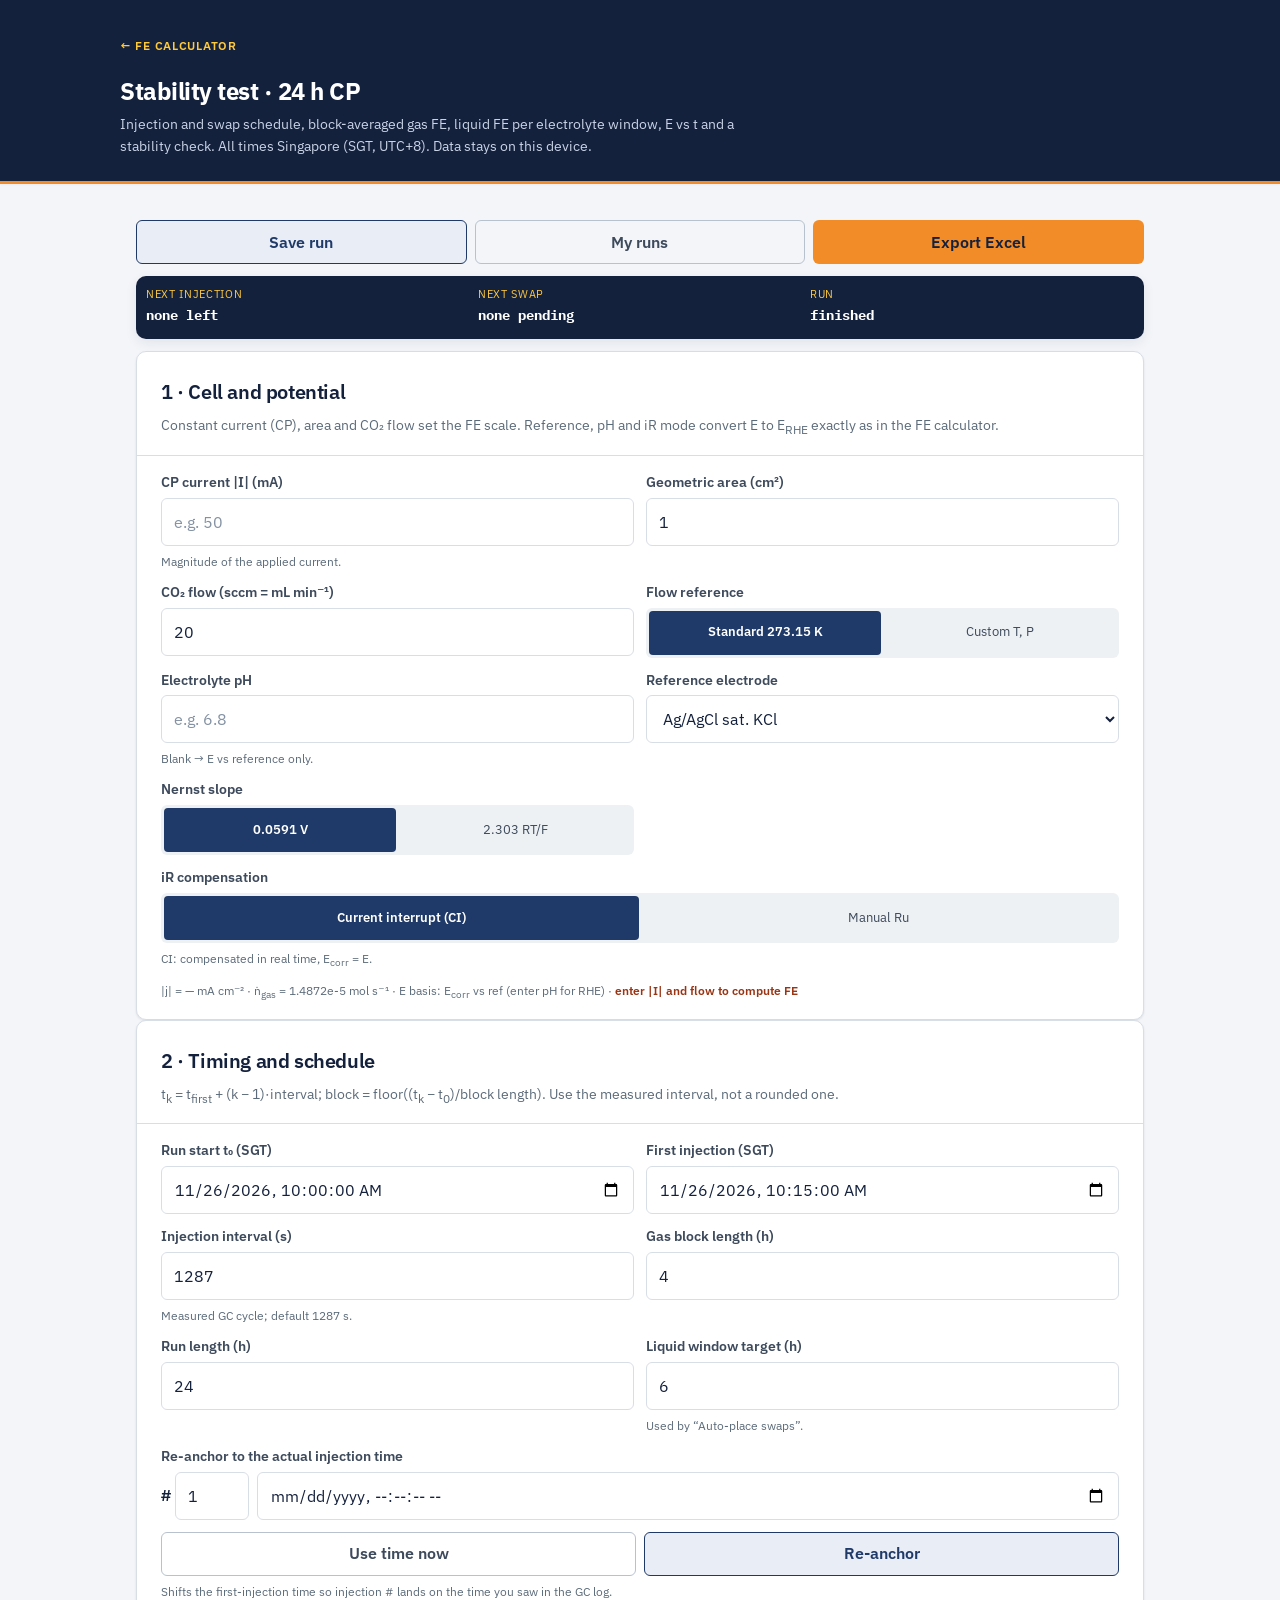
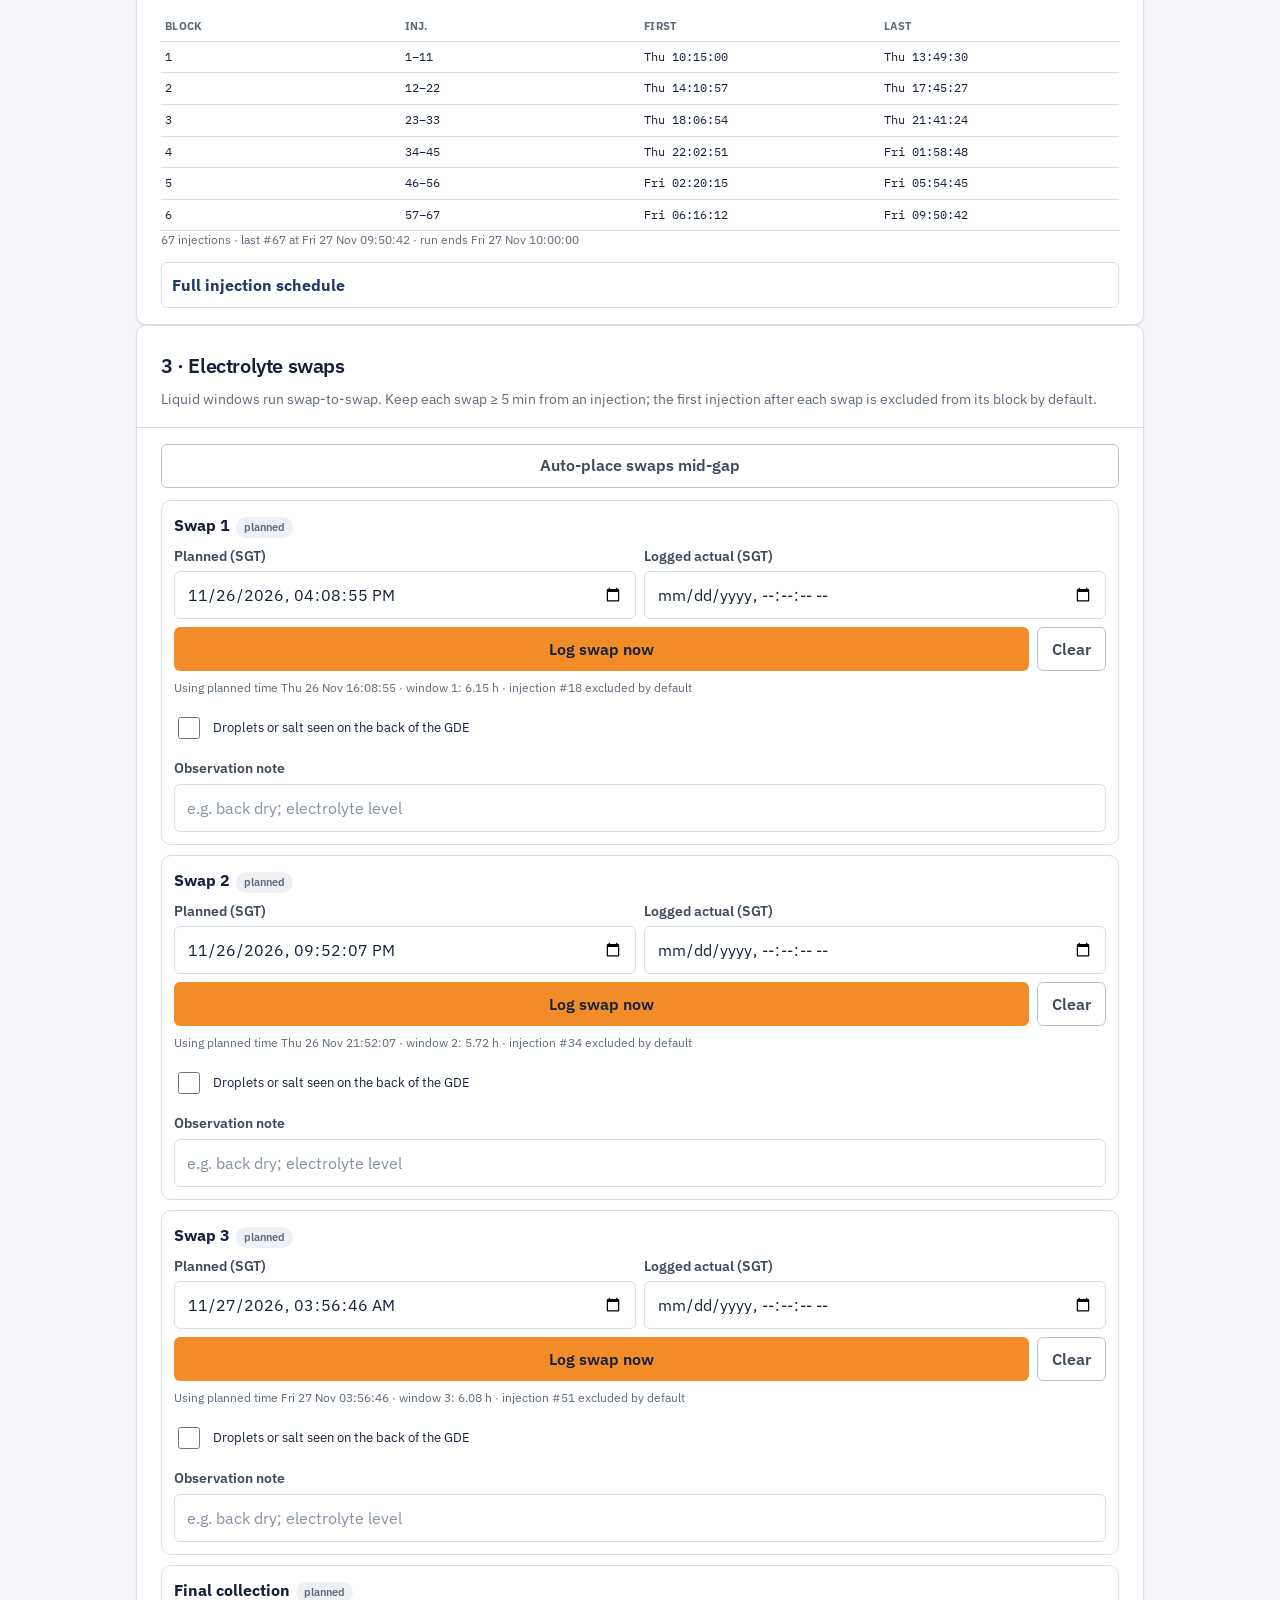
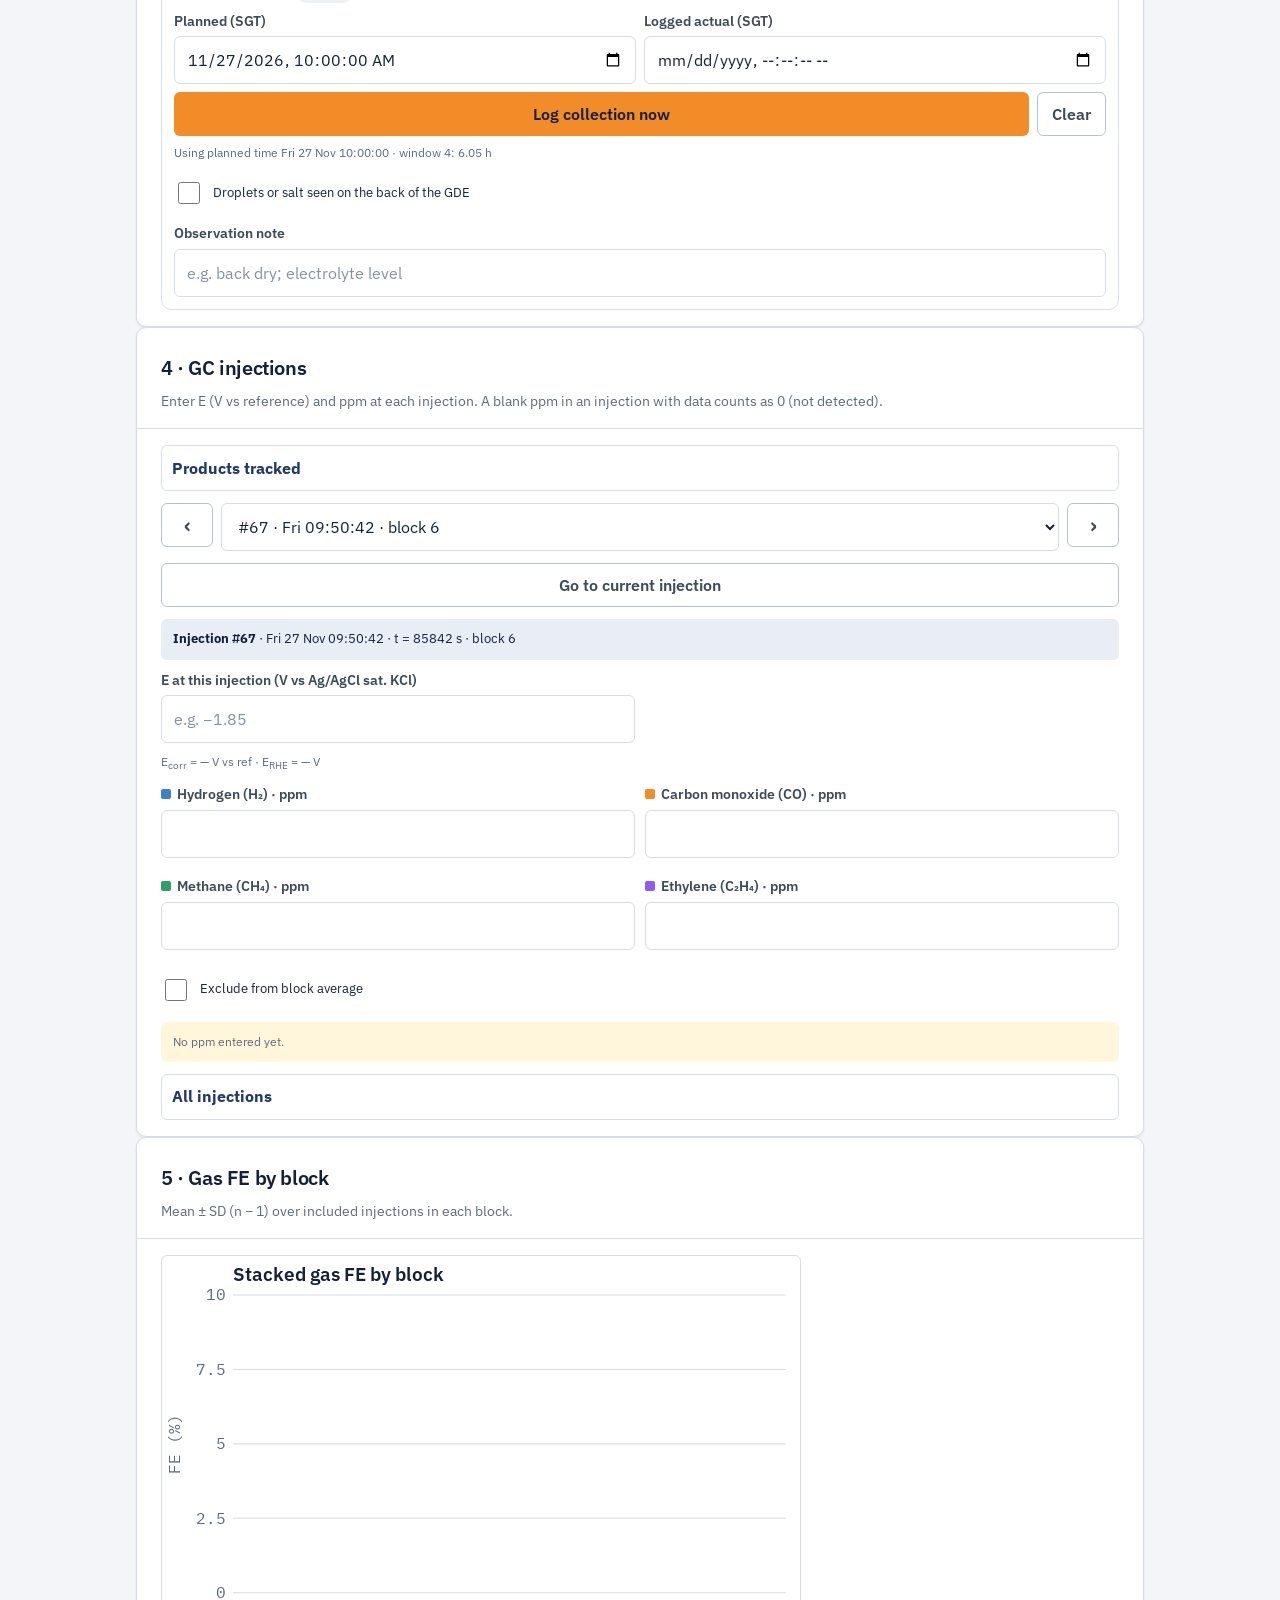
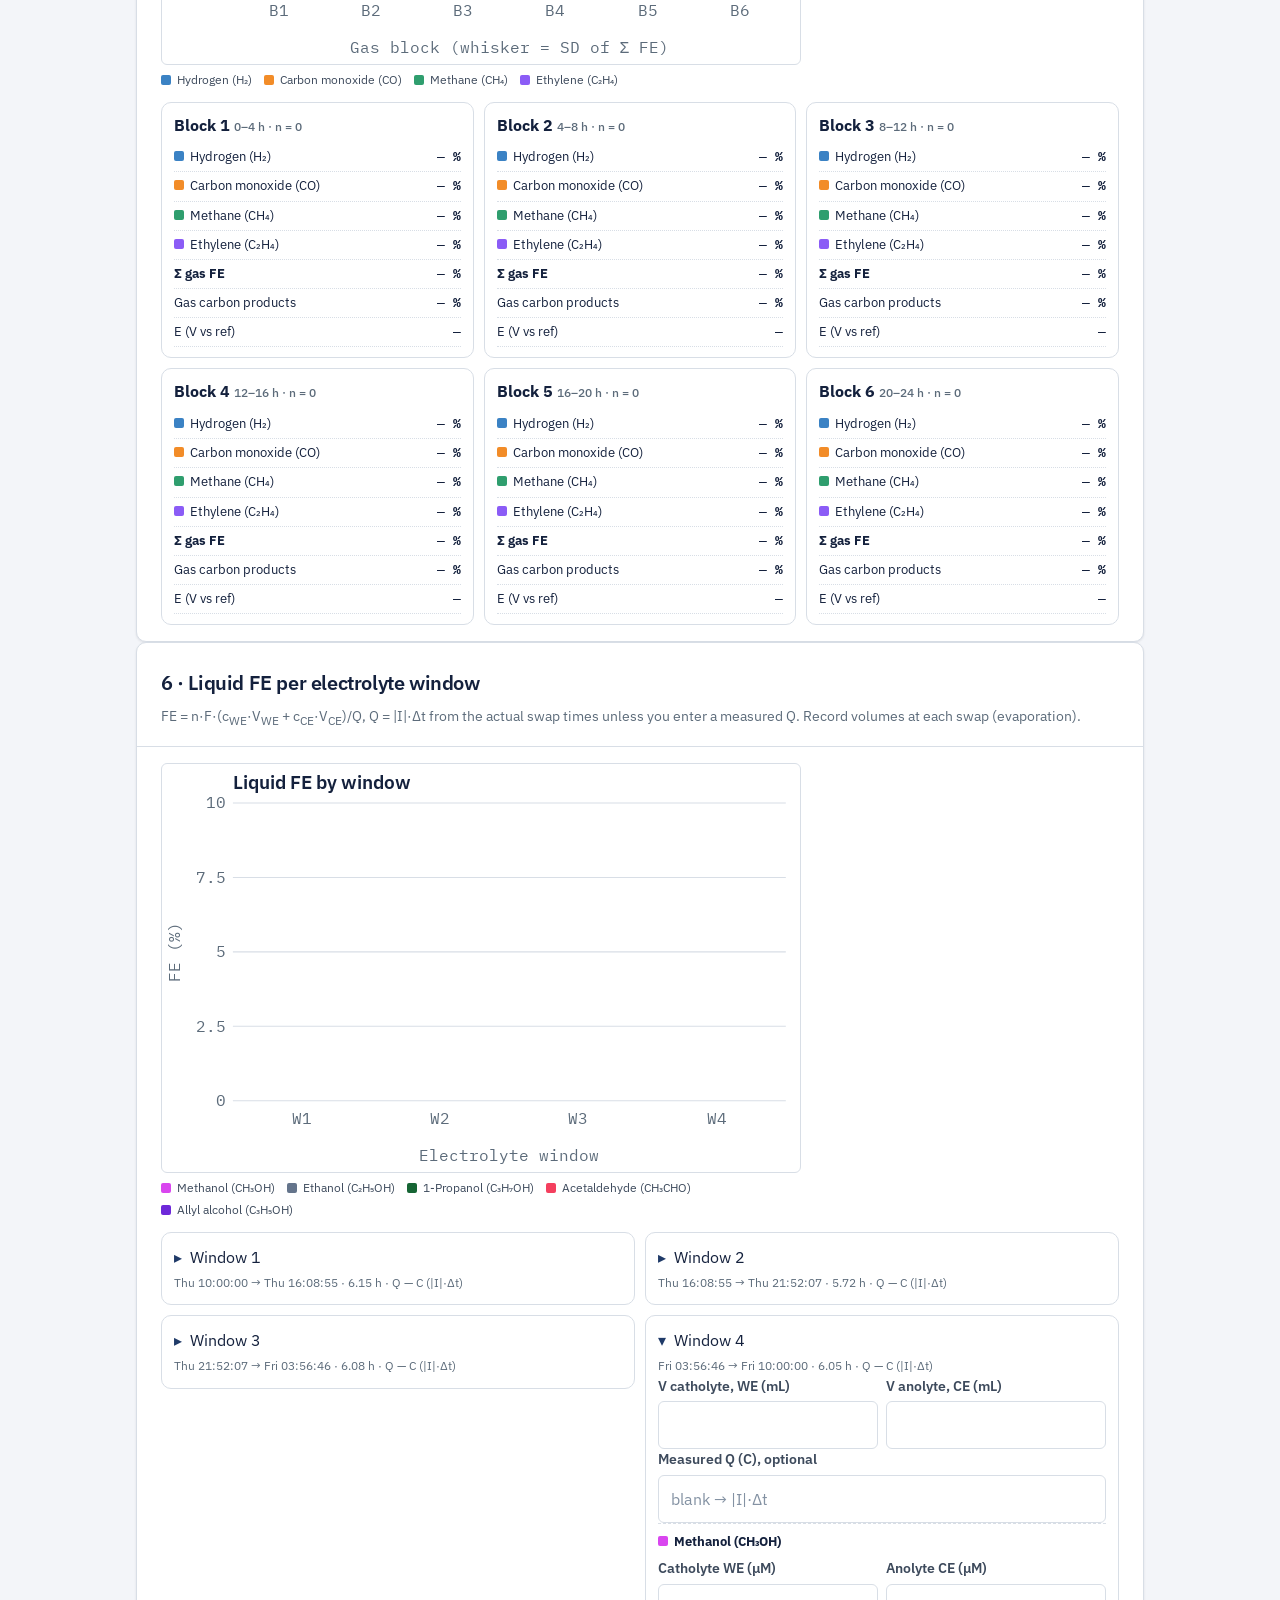
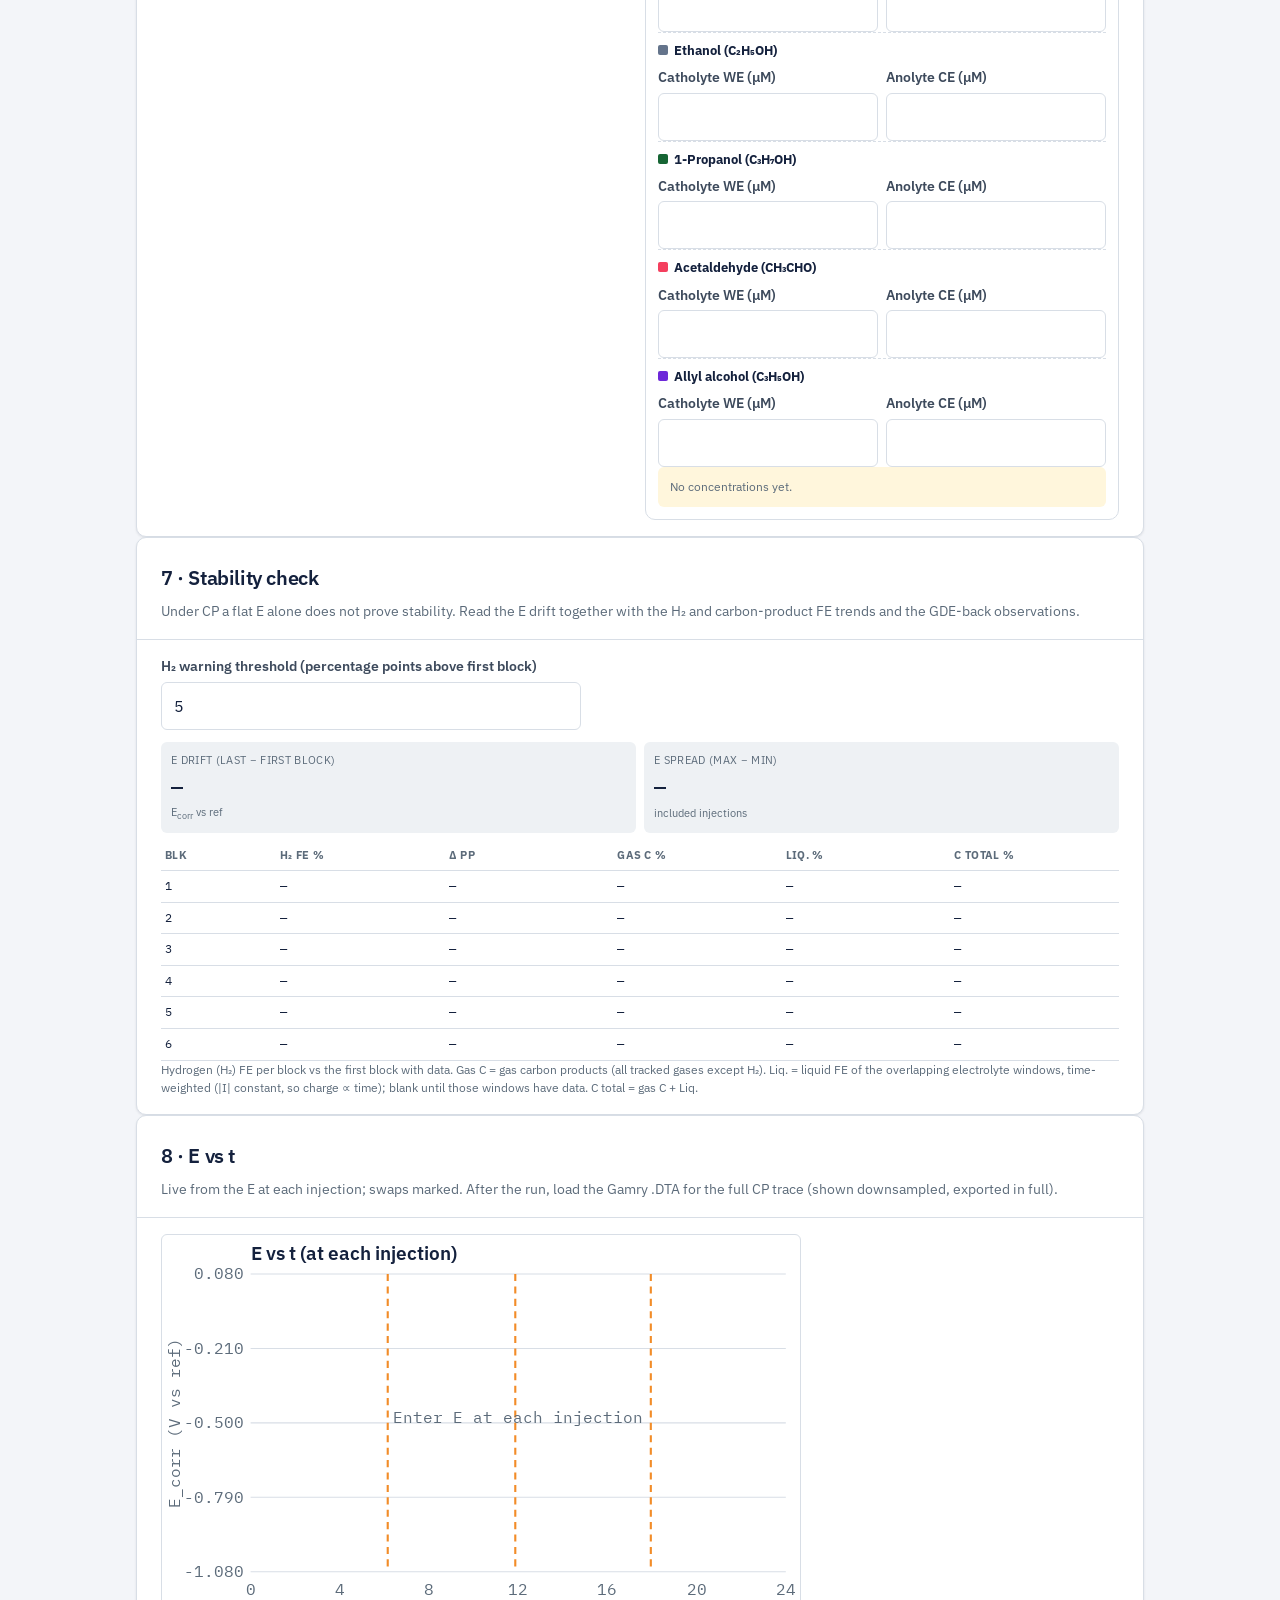
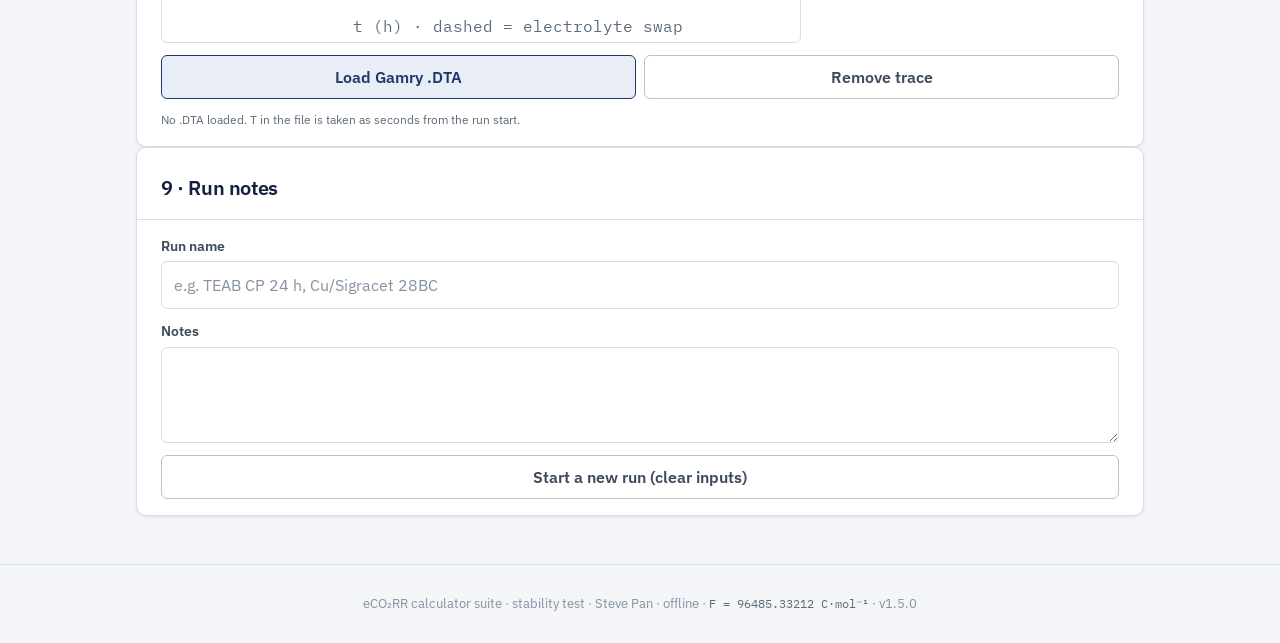
<file: stability/index.html>
<!DOCTYPE html>
<html lang="en">
<head>
  <meta charset="utf-8" />
  <meta name="viewport" content="width=device-width, initial-scale=1, viewport-fit=cover" />
  <meta name="color-scheme" content="light" />
  <title>24 h stability test (CP) — eCO₂RR FE Calculator</title>
  <meta name="theme-color" content="#14213D" />
  <link rel="manifest" href="../manifest.webmanifest" />
  <link rel="icon" type="image/png" sizes="32x32" href="../icons/favicon-32.png" />
  <link rel="apple-touch-icon" href="../icons/apple-touch-icon.png" />
  <meta name="apple-mobile-web-app-capable" content="yes" />
  <meta name="mobile-web-app-capable" content="yes" />
  <meta name="apple-mobile-web-app-title" content="FE Stability" />
  <link rel="stylesheet" href="../design-tokens.css" />
  <link rel="stylesheet" href="../styles.css" />
  <link rel="stylesheet" href="./stability.css" />
</head>
<body>
  <div class="app st-app">
    <header class="app-header">
      <div class="app-header__inner">
        <p class="app-header__eyebrow"><a class="st-back" href="../">← FE calculator</a></p>
        <h1 class="app-header__title">Stability test · 24 h CP</h1>
        <p class="app-header__subtitle">Injection and swap schedule, block-averaged gas FE, liquid FE per electrolyte window, E vs t and a stability check. All times Singapore (SGT, UTC+8). Data stays on this device.</p>
      </div>
    </header>

    <main class="app-main st-main" id="app-main">
      <div class="hx-bar st-bar" role="toolbar" aria-label="Run data">
        <button type="button" class="btn btn--secondary hx-bar__btn" id="st-save">Save run<span class="hx-dot" id="st-dirty" hidden title="Unsaved changes"></span></button>
        <button type="button" class="btn btn--ghost hx-bar__btn" id="st-open">My runs</button>
        <button type="button" class="btn btn--cta hx-bar__btn" id="st-export">Export Excel</button>
      </div>

      <!-- Live status -->
      <section class="st-live" id="st-live" aria-live="polite">
        <div class="st-live__item"><span class="st-live__k">Next injection</span><b class="st-live__v" id="lv-inj">—</b><span class="st-live__s" id="lv-inj-s"></span></div>
        <div class="st-live__item"><span class="st-live__k">Next swap</span><b class="st-live__v" id="lv-swap">—</b><span class="st-live__s" id="lv-swap-s"></span></div>
        <div class="st-live__item"><span class="st-live__k">Run</span><b class="st-live__v" id="lv-run">—</b><span class="st-live__s" id="lv-run-s"></span></div>
      </section>
      <div class="st-msgs" id="st-msgs"></div>

      <!-- 1 Setup -->
      <article class="calc-card" id="card-setup">
        <header class="calc-card__header"><h2 class="calc-card__title">1 · Cell and potential</h2>
          <p class="calc-card__desc">Constant current (CP), area and CO₂ flow set the FE scale. Reference, pH and iR mode convert E to E<sub>RHE</sub> exactly as in the FE calculator.</p></header>
        <div class="gc-grid">
          <label class="field"><span class="field__label">CP current |I| (mA)</span><input class="input" inputmode="decimal" data-s="I_mA" placeholder="e.g. 50"><span class="field__help">Magnitude of the applied current.</span></label>
          <label class="field"><span class="field__label">Geometric area (cm²)</span><input class="input" inputmode="decimal" data-s="area"></label>
          <label class="field"><span class="field__label">CO₂ flow (sccm = mL min⁻¹)</span><input class="input" inputmode="decimal" data-s="flow"></label>
          <div class="field"><span class="field__label">Flow reference</span>
            <div class="seg" role="radiogroup" data-seg="gasRef"><button type="button" class="seg__btn" data-v="std">Standard 273.15 K</button><button type="button" class="seg__btn" data-v="custom">Custom T, P</button></div></div>
          <label class="field st-gas-custom"><span class="field__label">Gas T (K)</span><input class="input" inputmode="decimal" data-s="T"></label>
          <label class="field st-gas-custom"><span class="field__label">Gas P (Pa)</span><input class="input" inputmode="decimal" data-s="P"></label>
          <label class="field"><span class="field__label">Electrolyte pH</span><input class="input" inputmode="decimal" data-s="pH" placeholder="e.g. 6.8"><span class="field__help">Blank → E vs reference only.</span></label>
          <label class="field"><span class="field__label">Reference electrode</span><select class="input" data-s="eref" id="st-eref"></select></label>
          <label class="field st-e0"><span class="field__label">E°ref vs SHE (V)</span><input class="input" inputmode="decimal" data-s="E0"></label>
          <div class="field"><span class="field__label">Nernst slope</span>
            <div class="seg" role="radiogroup" data-seg="slopeMode"><button type="button" class="seg__btn" data-v="0591">0.0591 V</button><button type="button" class="seg__btn" data-v="nernst">2.303 RT/F</button></div></div>
          <div class="field gc-wide"><span class="field__label">iR compensation</span>
            <div class="seg" role="radiogroup" data-seg="irMode"><button type="button" class="seg__btn" data-v="ci">Current interrupt (CI)</button><button type="button" class="seg__btn" data-v="manual">Manual Ru</button></div>
            <span class="field__help st-ci-note">CI: compensated in real time, E<sub>corr</sub> = E.</span></div>
          <label class="field st-ir-manual"><span class="field__label">Ru (Ω)</span><input class="input" inputmode="decimal" data-s="Ru" placeholder="e.g. 3.2"></label>
          <label class="field st-ir-manual"><span class="field__label">% compensated during run</span><input class="input" inputmode="decimal" data-s="fComp"><span class="field__help">E<sub>corr</sub> = E + |I|·Ru·(1 − f).</span></label>
          <p class="gc-wide gc-hint" id="st-cond"></p>
        </div>
      </article>

      <!-- 2 Timing -->
      <article class="calc-card" id="card-timing">
        <header class="calc-card__header"><h2 class="calc-card__title">2 · Timing and schedule</h2>
          <p class="calc-card__desc">t<sub>k</sub> = t<sub>first</sub> + (k − 1)·interval; block = floor((t<sub>k</sub> − t<sub>0</sub>)/block length). Use the measured interval, not a rounded one.</p></header>
        <div class="gc-grid">
          <label class="field"><span class="field__label">Run start t₀ (SGT)</span><input class="input" type="datetime-local" step="1" data-s="runStart"></label>
          <label class="field"><span class="field__label">First injection (SGT)</span><input class="input" type="datetime-local" step="1" data-s="firstInj"></label>
          <label class="field"><span class="field__label">Injection interval (s)</span><input class="input" inputmode="decimal" data-s="interval"><span class="field__help">Measured GC cycle; default 1287 s.</span></label>
          <label class="field"><span class="field__label">Gas block length (h)</span><input class="input" inputmode="decimal" data-s="blockH"></label>
          <label class="field"><span class="field__label">Run length (h)</span><input class="input" inputmode="decimal" data-s="runH"></label>
          <label class="field"><span class="field__label">Liquid window target (h)</span><input class="input" inputmode="decimal" data-s="liqH"><span class="field__help">Used by “Auto-place swaps”.</span></label>
          <div class="field gc-wide st-anchor">
            <span class="field__label">Re-anchor to the actual injection time</span>
            <div class="st-row">
              <label class="st-anchor__k"><span class="sr-only">Injection number</span><span aria-hidden="true">#</span><input class="input" inputmode="numeric" id="an-k" value="1" aria-label="Injection number"></label>
              <input class="input st-grow" type="datetime-local" step="1" id="an-t" aria-label="Actual time of that injection (SGT)">
            </div>
            <div class="st-row">
              <button type="button" class="btn btn--ghost st-grow" id="an-now">Use time now</button>
              <button type="button" class="btn btn--secondary st-grow" id="an-apply">Re-anchor</button>
            </div>
            <span class="field__help">Shifts the first-injection time so injection # lands on the time you saw in the GC log.</span>
          </div>
          <div class="gc-wide" id="st-blocks"></div>
          <details class="gc-wide st-fold"><summary>Full injection schedule</summary><div id="st-schedule"></div></details>
        </div>
      </article>

      <!-- 3 Swaps -->
      <article class="calc-card" id="card-swaps">
        <header class="calc-card__header"><h2 class="calc-card__title">3 · Electrolyte swaps</h2>
          <p class="calc-card__desc">Liquid windows run swap-to-swap. Keep each swap ≥ 5 min from an injection; the first injection after each swap is excluded from its block by default.</p></header>
        <div class="st-pad">
          <div class="st-row"><button type="button" class="btn btn--ghost st-grow" id="sw-auto">Auto-place swaps mid-gap</button></div>
          <div id="st-swaps"></div>
        </div>
      </article>

      <!-- 4 Injections -->
      <article class="calc-card" id="card-inj">
        <header class="calc-card__header"><h2 class="calc-card__title">4 · GC injections</h2>
          <p class="calc-card__desc">Enter E (V vs reference) and ppm at each injection. A blank ppm in an injection with data counts as 0 (not detected).</p></header>
        <div class="st-pad">
          <details class="st-fold"><summary>Products tracked</summary><div id="st-prodpick"></div></details>
          <div class="st-row st-injnav">
            <button type="button" class="btn btn--ghost" id="ij-prev" aria-label="Previous injection">‹</button>
            <label class="st-grow"><span class="sr-only">Injection</span><select class="input" id="ij-sel"></select></label>
            <button type="button" class="btn btn--ghost" id="ij-next" aria-label="Next injection">›</button>
          </div>
          <div class="st-row"><button type="button" class="btn btn--ghost st-grow" id="ij-now">Go to current injection</button></div>
          <div id="st-inj-editor"></div>
          <details class="st-fold"><summary>All injections</summary><div id="st-inj-list"></div></details>
        </div>
      </article>

      <!-- 5 Blocks -->
      <article class="calc-card" id="card-blocks">
        <header class="calc-card__header"><h2 class="calc-card__title">5 · Gas FE by block</h2>
          <p class="calc-card__desc">Mean ± SD (n − 1) over included injections in each block.</p></header>
        <div class="st-pad">
          <div class="st-chart" id="ch-gas"></div>
          <div class="st-cards" id="st-blockcards"></div>
        </div>
      </article>

      <!-- 6 Liquids -->
      <article class="calc-card" id="card-liq">
        <header class="calc-card__header"><h2 class="calc-card__title">6 · Liquid FE per electrolyte window</h2>
          <p class="calc-card__desc">FE = n·F·(c<sub>WE</sub>·V<sub>WE</sub> + c<sub>CE</sub>·V<sub>CE</sub>)/Q, Q = |I|·Δt from the actual swap times unless you enter a measured Q. Record volumes at each swap (evaporation).</p></header>
        <div class="st-pad">
          <div class="st-chart" id="ch-liq"></div>
          <div id="st-windows"></div>
        </div>
      </article>

      <!-- 7 Stability check -->
      <article class="calc-card" id="card-check">
        <header class="calc-card__header"><h2 class="calc-card__title">7 · Stability check</h2>
          <p class="calc-card__desc">Under CP a flat E alone does not prove stability. Read the E drift together with the H₂ and carbon-product FE trends and the GDE-back observations.</p></header>
        <div class="st-pad">
          <label class="field st-thr"><span class="field__label">H₂ warning threshold (percentage points above first block)</span><input class="input" inputmode="decimal" data-s="h2Thresh"></label>
          <div id="st-check"></div>
        </div>
      </article>

      <!-- 8 E vs t -->
      <article class="calc-card" id="card-et">
        <header class="calc-card__header"><h2 class="calc-card__title">8 · E vs t</h2>
          <p class="calc-card__desc">Live from the E at each injection; swaps marked. After the run, load the Gamry .DTA for the full CP trace (shown downsampled, exported in full).</p></header>
        <div class="st-pad">
          <div class="st-chart" id="ch-et"></div>
          <div class="st-row">
            <label class="btn btn--secondary st-grow st-file">Load Gamry .DTA<input type="file" id="dta-file" accept=".DTA,.dta,.txt" hidden></label>
            <button type="button" class="btn btn--ghost st-grow" id="dta-clear">Remove trace</button>
          </div>
          <p class="gc-hint" id="dta-info">No .DTA loaded. T in the file is taken as seconds from the run start.</p>
        </div>
      </article>

      <!-- 9 Notes -->
      <article class="calc-card" id="card-notes">
        <header class="calc-card__header"><h2 class="calc-card__title">9 · Run notes</h2></header>
        <div class="gc-grid">
          <label class="field gc-wide"><span class="field__label">Run name</span><input class="input" data-s="runName" autocomplete="off" placeholder="e.g. TEAB CP 24 h, Cu/Sigracet 28BC"></label>
          <label class="field gc-wide"><span class="field__label">Notes</span><textarea class="input st-notes" data-s="notes" rows="3"></textarea></label>
          <div class="gc-wide st-row"><button type="button" class="btn btn--ghost st-grow" id="st-new">Start a new run (clear inputs)</button></div>
        </div>
      </article>
    </main>

    <footer class="app-footer">
      <p>eCO₂RR calculator suite · stability test · Steve Pan · offline · <code>F = 96485.33212 C·mol⁻¹</code> · <span id="app-version">v</span></p>
    </footer>
  </div>

  <dialog class="hx-dlg hx-dlg--list" id="st-runs-dlg" aria-labelledby="st-runs-title">
    <div class="hx-dlg__body">
      <header class="hx-dlg__head"><h2 id="st-runs-title">My stability runs</h2><button type="button" class="gc-x" data-close="st-runs-dlg" aria-label="Close">×</button></header>
      <p class="hx-note"><b>Saved only on this device.</b> Every save is a new record. Back up regularly. <span class="hx-sub">Storage: <span id="st-backend">…</span></span></p>
      <div class="hx-list" id="st-runs"></div>
      <div class="hx-dlg__actions hx-backup">
        <button type="button" class="btn btn--secondary" id="st-backup">Back up all (.json)</button>
        <label class="btn btn--ghost hx-restore">Restore from file<input type="file" id="st-restore" accept="application/json,.json" hidden></label>
      </div>
    </div>
  </dialog>
  <div class="hx-toast" id="st-toast" role="status" aria-live="polite" hidden></div>

  <script src="../version.js"></script>
  <script src="../pwa.js" data-sw="../sw.js" data-scope="../" defer></script>
  <script src="../vendor/exceljs.min.js" defer></script>
  <script src="./stability-core.js" defer></script>
  <script src="./stability.js" defer></script>
</body>
</html>
</file>
<file: design-tokens.css>
/* =============================================================================
   eCO2RR FE Calculator Suite — Design Tokens
   Visual system only. Component rules live in styles.css.
   ============================================================================= */

/* --- Local fonts (offline; no CDN) ----------------------------------------- */
@font-face {
  font-family: "IBM Plex Sans";
  src: url("./fonts/IBMPlexSans-Variable.ttf") format("truetype-variations"),
       url("./fonts/IBMPlexSans-Variable.ttf") format("truetype");
  font-weight: 100 700;
  font-style: normal;
  font-display: swap;
}

@font-face {
  font-family: "IBM Plex Mono";
  src: url("./fonts/IBMPlexMono-Regular.ttf") format("truetype");
  font-weight: 400;
  font-style: normal;
  font-display: swap;
}

@font-face {
  font-family: "IBM Plex Mono";
  src: url("./fonts/IBMPlexMono-Medium.ttf") format("truetype");
  font-weight: 500;
  font-style: normal;
  font-display: swap;
}

@font-face {
  font-family: "IBM Plex Mono";
  src: url("./fonts/IBMPlexMono-SemiBold.ttf") format("truetype");
  font-weight: 600;
  font-style: normal;
  font-display: swap;
}

@font-face {
  font-family: "IBM Plex Mono";
  src: url("./fonts/IBMPlexMono-Bold.ttf") format("truetype");
  font-weight: 700;
  font-style: normal;
  font-display: swap;
}

:root {
  /* --- Palette: cool paper / slate ink / deep teal accent ------------------- */
  --color-bg-page: #f3f5f9;
  --color-bg-surface: #ffffff;
  --color-bg-muted: #eef1f4;
  --color-bg-subtle: #e6ebf0;

  --color-border: #d8dee6;
  --color-border-strong: #b8c2cf;
  --color-border-focus: #1f3a68;

  --color-ink: #14213d;
  --color-ink-secondary: #3d4a5c;
  --color-ink-muted: #5c6b7a;
  --color-ink-faint: #8492a3;

  --color-accent: #1f3a68;
  --color-accent-hover: #182e54;
  --color-accent-active: #14213d;
  --color-accent-subtle: #e8edf6;
  --color-accent-on: #ffffff;

  /* Navy / orange / yellow theme */
  --color-navy: #14213d;
  --color-navy-2: #1f3a68;
  --color-cta: #f28c28;         /* primary actions; use navy ink (6.6:1) */
  --color-cta-hover: #e07a16;
  --color-cta-ink: #14213d;
  --color-highlight: #ffc93c;   /* summary / highlights; navy ink */
  --color-highlight-bg: #fff6dc;
  --chip-h2: #3b82c4; --chip-co: #f28c28; --chip-ch4: #2f9e6e; --chip-c2h4: #8b5cf6; --chip-x: #64748b;
  --color-success: #1b7a45;
  --color-success-bg: #e8f6ee;
  --color-success-border: #9dceb0;

  --color-warning: #c2410c;
  --color-warning-bg: #fff1ea;
  --color-warning-border: #f4a582;
  --color-warning-ink: #9a3412;

  --color-error: #b42318;
  --color-error-bg: #fef3f2;
  --color-error-border: #f5c4c0;

  --focus-ring: 0 0 0 3px rgba(31, 58, 104, 0.30);

  /* --- Typography ---------------------------------------------------------- */
  --font-sans: "IBM Plex Sans", "Segoe UI", system-ui, -apple-system,
               BlinkMacSystemFont, "Helvetica Neue", Arial, sans-serif;
  --font-mono: "IBM Plex Mono", ui-monospace, "SF Mono", "Cascadia Code",
               Consolas, "Liberation Mono", Menlo, monospace;

  --text-xs: 0.75rem;     /* 12 */
  --text-sm: 0.8125rem;   /* 13 */
  --text-md: 0.875rem;    /* 14 */
  --text-base: 1rem;      /* 16 */
  --text-lg: 1.125rem;    /* 18 */
  --text-xl: 1.25rem;     /* 20 */
  --text-2xl: 1.5rem;     /* 24 */
  --text-3xl: 1.75rem;    /* 28 */

  --leading-tight: 1.25;
  --leading-snug: 1.4;
  --leading-normal: 1.55;
  --tracking-tight: -0.02em;
  --tracking-wide: 0.04em;
  --tracking-caps: 0.06em;

  --weight-regular: 400;
  --weight-medium: 500;
  --weight-semibold: 600;
  --weight-bold: 700;

  /* --- Spacing (4/8 base): 4, 8, 12, 16, 24, 32, 48 ------------------------- */
  --space-1: 0.25rem;
  --space-2: 0.5rem;
  --space-3: 0.75rem;
  --space-4: 1rem;
  --space-5: 1.5rem;
  --space-6: 2rem;
  --space-7: 3rem;

  /* --- Radii, elevation, motion -------------------------------------------- */
  --radius-sm: 4px;
  --radius-md: 6px;
  --radius-lg: 10px;
  --radius-pill: 999px;

  --shadow-xs: 0 1px 2px rgba(26, 35, 50, 0.04);
  --shadow-sm: 0 1px 3px rgba(26, 35, 50, 0.06), 0 1px 2px rgba(26, 35, 50, 0.04);
  --shadow-md: 0 4px 12px rgba(26, 35, 50, 0.08);

  --transition-fast: 120ms ease;
  --transition: 160ms ease;

  /* --- Layout -------------------------------------------------------------- */
  --max-width: 1040px;
  --content-pad: var(--space-4);
  --input-height: 2.5rem;
  --tab-height: 2.5rem;
  --sticky-offset: 0px;
  --breakpoint-stack: 720px;
}
</file>
<file: styles.css>
/* =============================================================================
   eCO2RR FE Calculator Suite — Component styles
   Tokens: design-tokens.css (linked before this file in index.html).
   ============================================================================= */

*, *::before, *::after { box-sizing: border-box; }

html {
  font-size: 16px;
  -webkit-text-size-adjust: 100%;
}

body {
  margin: 0;
  min-height: 100vh;
  font-family: var(--font-sans);
  font-size: var(--text-base);
  font-weight: var(--weight-regular);
  line-height: var(--leading-normal);
  color: var(--color-ink);
  background: var(--color-bg-page);
}

.app {
  min-height: 100vh;
  display: flex;
  flex-direction: column;
}

.sr-only {
  position: absolute;
  width: 1px;
  height: 1px;
  padding: 0;
  margin: -1px;
  overflow: hidden;
  clip: rect(0, 0, 0, 0);
  white-space: nowrap;
  border: 0;
}

.mono { font-family: var(--font-mono); font-size: 0.95em; }
.optional { font-weight: var(--weight-regular); color: var(--color-ink-faint); }

.app-header {
  background: var(--color-bg-surface);
  border-bottom: 1px solid var(--color-border);
  padding: var(--space-5) var(--content-pad);
  box-shadow: var(--shadow-xs);
}

.app-header__inner {
  max-width: var(--max-width);
  margin: 0 auto;
}

.app-header__eyebrow {
  margin: 0 0 var(--space-2);
  font-size: var(--text-xs);
  font-weight: var(--weight-semibold);
  letter-spacing: var(--tracking-caps);
  text-transform: uppercase;
  color: var(--color-accent);
}

.app-header__title {
  margin: 0;
  font-size: var(--text-2xl);
  font-weight: var(--weight-bold);
  letter-spacing: var(--tracking-tight);
  line-height: var(--leading-tight);
  color: var(--color-ink);
}

.app-header__subtitle {
  margin: var(--space-2) 0 0;
  max-width: 40rem;
  font-size: var(--text-md);
  color: var(--color-ink-muted);
}

.app-main {
  flex: 1;
  width: 100%;
  max-width: var(--max-width);
  margin: 0 auto;
  padding: var(--space-5) var(--content-pad) var(--space-7);
}

.tab-nav { margin-bottom: var(--space-5); }

.tab-list {
  display: flex;
  flex-wrap: wrap;
  gap: var(--space-1);
  list-style: none;
  margin: 0;
  padding: var(--space-1);
  background: var(--color-bg-subtle);
  border: 1px solid var(--color-border);
  border-radius: var(--radius-lg);
}

.tab-list > li { flex: 1 1 auto; min-width: 0; }

.tab {
  display: block;
  width: 100%;
  height: var(--tab-height);
  padding: 0 var(--space-3);
  font-family: inherit;
  font-size: var(--text-md);
  font-weight: var(--weight-semibold);
  color: var(--color-ink-secondary);
  background: transparent;
  border: 1px solid transparent;
  border-radius: var(--radius-md);
  cursor: pointer;
  transition: background var(--transition), color var(--transition), border-color var(--transition);
  white-space: nowrap;
  overflow: hidden;
  text-overflow: ellipsis;
}

.tab:hover {
  color: var(--color-ink);
  background: var(--color-bg-surface);
}

.tab[aria-selected="true"] {
  color: var(--color-accent-on);
  background: var(--color-accent);
  border-color: var(--color-accent);
}

.tab:focus-visible {
  outline: none;
  box-shadow: var(--focus-ring);
}

.tab-select-wrap { display: none; margin-top: var(--space-2); }

.tab-select {
  width: 100%;
  height: var(--input-height);
  padding: 0 var(--space-3);
  font-family: inherit;
  font-size: var(--text-md);
  font-weight: var(--weight-semibold);
  color: var(--color-ink);
  background: var(--color-bg-surface);
  border: 1px solid var(--color-border);
  border-radius: var(--radius-md);
}

@media (max-width: 520px) {
  .tab-list { display: none; }
  .tab-select-wrap { display: block; }
}

.calc-section { display: none; }
.calc-section.is-active { display: block; }

.calc-card {
  background: var(--color-bg-surface);
  border: 1px solid var(--color-border);
  border-radius: var(--radius-lg);
  box-shadow: var(--shadow-sm);
  overflow: hidden;
}

.calc-card__header {
  padding: var(--space-5) var(--space-5) var(--space-4);
  border-bottom: 1px solid var(--color-border);
}

.calc-card__title {
  margin: 0;
  font-size: var(--text-xl);
  font-weight: var(--weight-semibold);
  letter-spacing: var(--tracking-tight);
}

.calc-card__desc {
  margin: var(--space-2) 0 0;
  font-size: var(--text-md);
  color: var(--color-ink-muted);
}

.calc-card__body {
  display: grid;
  grid-template-columns: 1.15fr 0.85fr;
  gap: 0;
}

@media (max-width: 720px) {
  .calc-card__body { grid-template-columns: 1fr; }
}

.calc-card__inputs {
  padding: var(--space-5);
  border-right: 1px solid var(--color-border);
}

@media (max-width: 720px) {
  .calc-card__inputs { border-right: none; border-bottom: 1px solid var(--color-border); }
}

.calc-card__results {
  padding: var(--space-5);
  background: var(--color-bg-muted);
}

.calc-card__footer {
  padding: var(--space-4) var(--space-5);
  background: var(--color-bg-muted);
  border-top: 1px solid var(--color-border);
}

.field-group {
  display: flex;
  flex-direction: column;
  gap: var(--space-4);
}

.field-row {
  display: grid;
  grid-template-columns: 1fr 1fr;
  gap: var(--space-4);
}

@media (max-width: 520px) {
  .field-row { grid-template-columns: 1fr; }
}

.field { display: flex; flex-direction: column; gap: var(--space-1); }

.field__label {
  font-size: var(--text-md);
  font-weight: var(--weight-semibold);
  color: var(--color-ink-secondary);
}

.field__control {
  display: flex;
  gap: var(--space-2);
  align-items: stretch;
}

.field__control > .input,
.field__control > .select { flex: 1; min-width: 0; }

.field__control > .unit-select {
  flex: 0 0 auto;
  width: auto;
  min-width: 6.25rem;
  max-width: 8rem;
}

.field__unit {
  display: inline-flex;
  align-items: center;
  padding: 0 var(--space-3);
  font-family: var(--font-mono);
  font-size: var(--text-sm);
  font-weight: var(--weight-medium);
  color: var(--color-ink-muted);
  background: var(--color-bg-subtle);
  border: 1px solid var(--color-border);
  border-radius: var(--radius-md);
  white-space: nowrap;
}

.field__hint {
  margin: 0;
  font-size: var(--text-xs);
  color: var(--color-ink-faint);
}

.field__error {
  display: none;
  margin: 0;
  font-size: var(--text-xs);
  font-weight: var(--weight-medium);
  color: var(--color-error);
}

.field.is-invalid .field__error { display: block; }
.field.is-invalid .input,
.field.is-invalid .select {
  border-color: var(--color-error);
  box-shadow: 0 0 0 3px rgba(180, 35, 24, 0.12);
}

.input,
.select {
  height: var(--input-height);
  padding: 0 var(--space-3);
  font-family: inherit;
  font-size: var(--text-md);
  color: var(--color-ink);
  background: var(--color-bg-surface);
  border: 1px solid var(--color-border);
  border-radius: var(--radius-md);
  transition: border-color var(--transition), box-shadow var(--transition);
}

.input::placeholder { color: var(--color-ink-faint); }

.input:focus,
.select:focus {
  outline: none;
  border-color: var(--color-border-focus);
  box-shadow: var(--focus-ring);
}

.select {
  cursor: pointer;
  appearance: none;
  background-image: url("data:image/svg+xml,%3Csvg xmlns='http://www.w3.org/2000/svg' width='12' height='8' viewBox='0 0 12 8'%3E%3Cpath fill='%235c6b7a' d='M1 1l5 5 5-5'/%3E%3C/svg%3E");
  background-repeat: no-repeat;
  background-position: right 0.75rem center;
  padding-right: 2rem;
}

.input[readonly] {
  background: var(--color-bg-muted);
  color: var(--color-ink-secondary);
}

.preset-row {
  display: flex;
  flex-wrap: wrap;
  gap: var(--space-2);
  margin-top: var(--space-2);
}

.preset-btn {
  height: 1.875rem;
  padding: 0 var(--space-3);
  font-family: inherit;
  font-size: var(--text-xs);
  font-weight: var(--weight-semibold);
  color: var(--color-ink-secondary);
  background: var(--color-bg-muted);
  border: 1px solid var(--color-border);
  border-radius: var(--radius-pill);
  cursor: pointer;
  transition: all var(--transition-fast);
}

.preset-btn:hover {
  border-color: var(--color-border-strong);
  color: var(--color-ink);
}

.preset-btn.is-active {
  color: var(--color-accent);
  background: var(--color-accent-subtle);
  border-color: var(--color-accent);
}

.field-stack-hidden[hidden] { display: none !important; }

.btn-row {
  display: flex;
  flex-wrap: wrap;
  gap: var(--space-2);
  margin-top: var(--space-5);
}

.btn {
  height: var(--input-height);
  padding: 0 var(--space-4);
  font-family: inherit;
  font-size: var(--text-md);
  font-weight: var(--weight-semibold);
  border-radius: var(--radius-md);
  border: 1px solid transparent;
  cursor: pointer;
  transition: background var(--transition), border-color var(--transition), color var(--transition);
}

.btn:focus-visible {
  outline: none;
  box-shadow: var(--focus-ring);
}

.btn--primary {
  color: var(--color-accent-on);
  background: var(--color-accent);
  border-color: var(--color-accent);
}

.btn--primary:hover {
  background: var(--color-accent-hover);
  border-color: var(--color-accent-hover);
}

.btn--secondary {
  color: var(--color-ink-secondary);
  background: var(--color-bg-surface);
  border-color: var(--color-border-strong);
}

.btn--secondary:hover {
  color: var(--color-ink);
  background: var(--color-bg-muted);
}

.results__heading {
  margin: 0 0 var(--space-3);
  font-size: var(--text-xs);
  font-weight: var(--weight-bold);
  letter-spacing: var(--tracking-caps);
  text-transform: uppercase;
  color: var(--color-ink-muted);
}

.results__list {
  list-style: none;
  margin: 0;
  padding: 0;
  display: flex;
  flex-direction: column;
  gap: var(--space-2);
}

.result-row {
  display: flex;
  flex-direction: column;
  gap: var(--space-1);
  padding: var(--space-3) var(--space-4);
  background: var(--color-bg-surface);
  border: 1px solid var(--color-border);
  border-radius: var(--radius-md);
}

.result-row--primary {
  border-color: var(--color-accent);
  background: var(--color-accent-subtle);
}

.result-row.is-warning {
  border-color: var(--color-warning-border);
  background: var(--color-warning-bg);
}

.result-row.is-empty .result-row__value { color: var(--color-ink-faint); }

.result-row__label {
  font-size: var(--text-xs);
  font-weight: var(--weight-semibold);
  letter-spacing: var(--tracking-wide);
  text-transform: uppercase;
  color: var(--color-ink-muted);
}

.result-row__value {
  font-family: var(--font-mono);
  font-size: var(--text-xl);
  font-weight: var(--weight-semibold);
  letter-spacing: var(--tracking-tight);
  color: var(--color-ink);
  word-break: break-all;
}

.result-row--primary .result-row__value { color: var(--color-accent); }
.result-row.is-warning .result-row__value { color: var(--color-warning-ink); }

.result-row__unit {
  font-size: var(--text-sm);
  font-weight: var(--weight-medium);
  color: var(--color-ink-muted);
  margin-left: 0.2em;
}

.banner {
  display: none;
  gap: var(--space-3);
  align-items: flex-start;
  margin-bottom: var(--space-3);
  padding: var(--space-3) var(--space-4);
  border-radius: var(--radius-md);
  border: 1px solid transparent;
}

.banner.is-visible { display: flex; }

.banner--warning {
  color: var(--color-warning-ink);
  background: var(--color-warning-bg);
  border-color: var(--color-warning-border);
}

.banner--error {
  color: var(--color-error);
  background: var(--color-error-bg);
  border-color: var(--color-error-border);
}

.banner--ok {
  color: var(--color-success);
  background: var(--color-success-bg);
  border-color: var(--color-success-border);
}

.banner__icon {
  flex: 0 0 auto;
  width: 1.25rem;
  height: 1.25rem;
  margin-top: 0.1rem;
}

.banner__body { min-width: 0; }
.banner__title {
  margin: 0;
  font-size: var(--text-md);
  font-weight: var(--weight-semibold);
}
.banner__text {
  margin: var(--space-1) 0 0;
  font-size: var(--text-sm);
  opacity: 0.92;
}

.formula-footnote {
  margin: 0;
  display: flex;
  flex-direction: column;
  gap: var(--space-1);
}

.formula-footnote__label {
  font-size: var(--text-xs);
  font-weight: var(--weight-bold);
  letter-spacing: var(--tracking-caps);
  text-transform: uppercase;
  color: var(--color-ink-muted);
}

.formula-footnote__eq {
  font-family: var(--font-mono);
  font-size: var(--text-md);
  font-weight: var(--weight-medium);
  color: var(--color-accent);
}

.formula-footnote__note {
  font-size: var(--text-xs);
  color: var(--color-ink-faint);
}

.app-footer {
  padding: var(--space-4) var(--content-pad);
  border-top: 1px solid var(--color-border);
  text-align: center;
  font-size: var(--text-sm);
  color: var(--color-ink-faint);
}

.app-footer code {
  font-family: var(--font-mono);
  font-size: 0.95em;
  color: var(--color-ink-muted);
}

.field.is-solved .input {
  background: var(--color-bg-muted);
  pointer-events: none;
  opacity: 0.65;
}

.field.is-solved .field__label::after {
  content: " (solved)";
  font-weight: var(--weight-regular);
  color: var(--color-ink-faint);
}

/* --- State supplements (ensure present for coder wiring) ------------------- */
.field.is-error .input,
.field.is-error .select {
  border-color: var(--color-error);
  background: var(--color-error-bg);
}
.field.is-error .field__unit,
.field.is-error .unit-select {
  border-color: var(--color-error);
  background: var(--color-error-bg);
  color: var(--color-error);
}
.field.is-error .field__error { display: block; }
.field.is-disabled { opacity: 0.55; pointer-events: none; }
.result-row.is-warning {
  border-color: var(--color-warning-border);
  background: var(--color-warning-bg);
}
.result-row.is-warning .result-row__value { color: var(--color-warning-ink); }
.result-row.is-error {
  border-color: var(--color-error-border);
  background: var(--color-error-bg);
}
.result-row.is-error .result-row__value { color: var(--color-error); }
.result-row.is-empty .result-row__value {
  color: var(--color-ink-faint);
  font-weight: var(--weight-regular);
  font-size: var(--text-lg);
}
.banner.is-visible { display: flex; }
.tab-nav {
  position: sticky;
  top: var(--sticky-offset, 0);
  z-index: 20;
  background: var(--color-bg-page);
  padding-top: var(--space-3);
}
:focus-visible {
  outline: 2px solid var(--color-border-focus);
  outline-offset: 2px;
}
.input:focus,
.select:focus {
  border-color: var(--color-border-focus);
  box-shadow: var(--focus-ring);
}

/* ===== Theme: navy header, orange CTA, yellow highlight ===== */
.app-header { background: var(--color-navy); border-bottom: 3px solid var(--color-cta); }
.app-header__eyebrow { color: var(--color-highlight); }
.app-header__title { color: #fff; }
.app-header__subtitle { color: #c9d3e6; }
.btn--cta, .btn--primary { background: var(--color-cta); color: var(--color-cta-ink); border: 0; font-weight: var(--weight-semibold); }
.btn--cta:hover, .btn--primary:hover { background: var(--color-cta-hover); }

/* ===== GC online FE ===== */
.gc-summary { position: sticky; top: 0; z-index: 20; background: var(--color-navy); color: #fff;
  border-radius: var(--radius-lg); padding: var(--space-4); margin-bottom: var(--space-4);
  box-shadow: var(--shadow-md); display: grid; gap: var(--space-2); border-left: 6px solid var(--color-highlight); }
.gc-summary__main { display: flex; justify-content: space-between; align-items: baseline; gap: var(--space-3); }
.gc-summary__label { font-size: var(--text-sm); color: #c9d3e6; }
.gc-summary__value { font-family: var(--font-mono); font-size: 2.25rem; font-weight: 700; color: var(--color-highlight); }
.gc-summary.is-warning { border-left-color: #ff7a45; }
.gc-summary.is-warning .gc-summary__value { color: #ffb08a; }
.gc-summary__side { display: flex; flex-wrap: wrap; gap: var(--space-2) var(--space-4); font-size: var(--text-sm); color: #c9d3e6; }
.gc-summary__side b { color: #fff; font-family: var(--font-mono); font-weight: 600; }
.gc-bar { width: 100%; height: 10px; border-radius: 5px; background: #2a3f66; overflow: hidden; }
.gc-chips { display: flex; flex-wrap: wrap; gap: 6px; }
.gc-chip { display: inline-flex; align-items: center; gap: 6px; padding: 3px 10px; border-radius: 999px;
  background: rgba(255,255,255,.1); font-size: var(--text-sm); font-family: var(--font-mono); }
.gc-dot { width: 10px; height: 10px; border-radius: 50%; display: inline-block; flex: none; }
.gc-flag { margin: 0; font-size: var(--text-sm); padding: 6px 10px; border-radius: var(--radius-md); }
.gc-flag.warn { background: var(--color-warning-bg); color: var(--color-warning-ink); border: 1px solid var(--color-warning-border); }
.gc-flag.note { background: var(--color-highlight-bg); color: var(--color-navy); }
.gc-grid { display: grid; grid-template-columns: 1fr 1fr; gap: var(--space-3); }
.gc-wide { grid-column: 1 / -1; }
.gc-grid [hidden] { display: none; }
.gc-grid .input, .gc-injections .input, .gc-products .input { min-height: 48px; font-size: 16px; width: 100%; box-sizing: border-box; }
.seg { display: flex; background: var(--color-bg-muted); border-radius: var(--radius-md); padding: 3px; gap: 3px; }
.seg__btn { flex: 1; min-height: 44px; border: 0; background: transparent; border-radius: var(--radius-sm);
  font: inherit; font-size: var(--text-sm); color: var(--color-ink-secondary); cursor: pointer; }
.seg__btn.is-active { background: var(--color-navy-2); color: #fff; font-weight: 600; }
.gc-head { display: flex; justify-content: space-between; align-items: center; gap: var(--space-3); flex-wrap: wrap; }
.gc-actions { display: flex; gap: var(--space-2); }
.gc-actions .btn { min-height: 44px; padding: 0 16px; border-radius: var(--radius-md); cursor: pointer; font: inherit; font-weight: 600; }
.btn--ghost { background: transparent; border: 1px solid var(--color-border-strong); color: var(--color-ink-secondary); }
.btn--secondary { background: var(--color-accent-subtle); border: 1px solid var(--color-navy-2); color: var(--color-navy-2); }
.gc-presets { display: flex; flex-wrap: wrap; gap: 8px; margin: 6px 0 10px; }
.chip-btn { min-height: 40px; padding: 0 14px; border-radius: 999px; border: 1px dashed var(--color-navy-2);
  background: #fff; color: var(--color-navy-2); font: inherit; font-weight: 600; cursor: pointer; }
.gc-products { display: grid; gap: 0; }
.gc-prod { display: grid; grid-template-columns: auto 1fr 72px 40px; gap: 8px; align-items: center;
  padding: 6px 8px; border-radius: var(--radius-md); background: var(--color-bg-muted); }
.gc-prod .input { min-height: 40px !important; }
.gc-x { width: 40px; height: 40px; border: 0; border-radius: 50%; background: transparent; color: var(--color-ink-muted); font-size: 20px; cursor: pointer; }
.gc-injections { display: grid; gap: var(--space-3); margin-top: var(--space-4); }
.gc-inj { border: 1px solid var(--color-border); border-radius: var(--radius-lg); padding: var(--space-3); background: #fff; }
.gc-inj__top { display: flex; align-items: center; gap: 8px; margin-bottom: 8px; }
.gc-inj__title { font-weight: 700; color: var(--color-navy); }
.gc-inj__t { width: 110px !important; }
.gc-inj__tot { margin-left: auto; font-family: var(--font-mono); font-weight: 700; background: var(--color-highlight-bg);
  color: var(--color-navy); padding: 4px 10px; border-radius: 999px; }
.gc-inj__tot.warn { background: var(--color-warning-bg); color: var(--color-warning-ink); }
.gc-inj__rows { display: grid; grid-template-columns: repeat(auto-fill, minmax(150px, 1fr)); gap: 8px; }
.gc-cell { display: grid; gap: 4px; font-size: var(--text-sm); }
.gc-cell__lab { display: flex; align-items: center; gap: 6px; font-weight: 600; color: var(--color-ink-secondary); }
.gc-cell__out { font-family: var(--font-mono); font-size: var(--text-xs); color: var(--color-ink-muted); }
.gc-cell__out b { color: var(--color-ink); }
.gc-inj .gc-bar { background: var(--color-bg-subtle); margin-top: 10px; }
.gc-table-wrap { overflow-x: auto; }
.gc-table { border-collapse: collapse; width: 100%; font-family: var(--font-mono); font-size: var(--text-sm); }
.gc-table th, .gc-table td { padding: 8px 10px; text-align: right; border-bottom: 1px solid var(--color-border); white-space: nowrap; }
.gc-table th { background: var(--color-navy); color: #fff; font-weight: 600; position: sticky; top: 0; }
.gc-table tr.avg td { background: var(--color-highlight-bg); font-weight: 700; }
.gc-table td.warn { color: var(--color-warning); font-weight: 700; }
.gc-formula { margin-top: var(--space-4); font-size: var(--text-sm); color: var(--color-ink-secondary); }
.gc-formula summary { cursor: pointer; font-weight: 600; color: var(--color-navy-2); min-height: 40px; }
.gc-formula code { font-family: var(--font-mono); background: var(--color-bg-muted); padding: 1px 4px; border-radius: 4px; }
@media (max-width: 720px) {
  .gc-summary__value { font-size: 2rem; }
  .gc-grid { grid-template-columns: 1fr 1fr; }
}
.gc-grid, .gc-prodbar, .gc-table-wrap, .gc-formula { padding: 0 var(--space-5) var(--space-4); margin-top: var(--space-4); }
.gc-injections { padding: 0 var(--space-5) var(--space-5); }
.gc-prod { grid-template-columns: auto 1fr 64px 40px; }
@media (min-width: 900px) { .gc-products { grid-template-columns: 1fr 1fr; } }
@media (max-width: 720px) { .gc-grid, .gc-prodbar, .gc-table-wrap, .gc-formula, .gc-injections { padding-left: var(--space-4); padding-right: var(--space-4); } }
.gc-chart-wrap { padding: var(--space-4) var(--space-4) var(--space-5); }
.gc-chart-mode { min-width: 220px; }
#gc-chart svg { display: block; max-width: 720px; margin: 0 auto; }
.gc-seg { cursor: pointer; } .gc-seg:hover { opacity: .85; }
.gc-legend { display: flex; flex-wrap: wrap; gap: 6px 14px; justify-content: center; margin-top: 8px; font-size: var(--text-sm); color: var(--color-ink-secondary); }
.gc-leg { display: inline-flex; align-items: center; gap: 6px; }
.gc-dash { width: 18px; border-top: 2px dashed var(--color-warning); }
.gc-tip { text-align: center; font-family: var(--font-mono); font-size: var(--text-xs); color: var(--color-navy); background: var(--color-highlight-bg); border-radius: var(--radius-md); padding: 6px 8px; margin: 10px 0; }
.gc-chart-actions { justify-content: center; }
body.chart-only .app-header, body.chart-only .tab-nav, body.chart-only #section-gc > :not(#gc-chart-card) { display: none !important; }
body.chart-only #gc-chart-card { margin: 0; }
.gc-toggles { display: grid; gap: 8px; width: 100%; max-width: 440px; }
.gc-table td small { color: var(--color-ink-muted); font-weight: 500; }
.gc-sched { margin-top: var(--space-4); grid-template-columns: 1fr 1fr; }
.gc-hint { margin: 0; font-size: var(--text-xs); color: var(--color-ink-muted); }
.gc-inj__t[readonly] { background: var(--color-bg-muted); color: var(--color-ink-secondary); }
.gc-edit { min-height: 36px; padding: 0 10px; border-radius: 999px; border: 1px solid var(--color-border-strong); background: #fff; color: var(--color-navy-2); font: inherit; font-size: var(--text-xs); cursor: pointer; }
.gc-edit.is-on { background: var(--color-highlight); border-color: var(--color-highlight); color: var(--color-navy); font-weight: 700; }
.gc-cell--cur .gc-cell__lab { color: var(--color-navy); }
.gc-cell--cur .input { border-color: var(--color-navy-2); }
.update-toast { position: fixed; left: 50%; bottom: calc(16px + env(safe-area-inset-bottom)); transform: translateX(-50%); z-index: 100;
  min-height: 48px; padding: 0 20px; border: 0; border-radius: 999px; background: var(--color-navy); color: #fff;
  font: inherit; font-weight: 600; box-shadow: var(--shadow-md); border-bottom: 3px solid var(--color-cta); cursor: pointer; }
.app-header { padding-top: calc(var(--space-5) + env(safe-area-inset-top)); }

.gc-leg--group { font-weight: 700; color: var(--color-navy); margin-inline-end: 2px; }
.gc-line { position: relative; width: 22px; height: 0; border-top: 2px dashed; display: inline-flex; align-items: center; justify-content: center; }
.gc-line__dot { width: 8px; height: 8px; border-radius: 50%; border: 2px solid; background: #fff; position: absolute; left: 50%; top: 0; transform: translate(-50%, -50%); box-sizing: border-box; }
.gc-phase { font-size: var(--text-xs); color: var(--color-ink-muted); font-family: var(--font-mono); min-width: 2.5rem; text-align: center; }
.gc-preset-wrap { display: block; margin: 8px 0; max-width: 420px; }
.gc-preset-select { width: 100%; }
.gc-liquid { padding: var(--space-4); border-top: 1px solid var(--color-border); }

.gc-fold { border: 1px solid var(--color-border); border-radius: var(--radius-md); margin: 8px 0; background: #fff; }
.gc-fold__sum { cursor: pointer; list-style: none; display: flex; align-items: center; gap: 8px; padding: 10px 12px; font-weight: 700; color: var(--color-navy); min-height: 44px; }
.gc-fold__sum::-webkit-details-marker { display: none; }
.gc-fold__sum::before { content: "▸"; color: var(--color-cta); font-size: 12px; }
.gc-fold[open] > .gc-fold__sum::before { content: "▾"; }
.gc-fold__n { margin-left: auto; font-family: var(--font-mono); font-size: var(--text-xs); font-weight: 600; color: var(--color-ink-muted); background: var(--color-bg-muted); border-radius: 999px; padding: 2px 8px; }
.gc-prod-scroll, .gc-liq-scroll, .gc-inj__rows--scroll { max-height: 240px; overflow-y: auto; -webkit-overflow-scrolling: touch; padding: 8px; display: grid; gap: 6px; }
.gc-liq-scroll { grid-template-columns: 1fr; }
@media (min-width: 720px) {
  .gc-prod-scroll { grid-template-columns: 1fr 1fr; }
  .gc-liq-scroll { grid-template-columns: 1fr 1fr; }
}
.gc-prod { grid-template-columns: auto 1fr 52px 36px 36px; gap: 6px; }
.gc-prod__n { max-width: 52px; text-align: center; }
.gc-cell--compact .gc-cell__lab { font-size: var(--text-xs); }
.gc-cell--compact .input { min-height: 40px !important; }
.gc-cell--compact .gc-cell__out { font-size: 10px; min-height: 1.2em; }
.gc-liq-pair { display: grid; grid-template-columns: 1fr 1fr; gap: 6px; }
.gc-inj__cur { padding: 0 0 6px; }
.gc-fold--inj { margin-top: 4px; }
.gc-legend { font-size: 12px; gap: 4px 10px; max-height: 120px; overflow-y: auto; }
.gc-leg .gc-line { margin-left: 2px; }

/* —— Guided wizard —— */
.gc-modebar { display: flex; flex-wrap: wrap; align-items: center; gap: 10px 16px; padding: var(--space-3) var(--space-5); }
.gc-modebar__hint { margin: 0; font-size: var(--text-xs); color: var(--color-ink-muted); flex: 1 1 180px; }
.gc-wizard { position: sticky; top: 0; z-index: 20; background: #fff; border-bottom: 2px solid var(--color-navy); padding: 10px var(--space-4) 12px; box-shadow: var(--shadow-sm); }
.gc-wiz-progress { display: flex; gap: 4px; list-style: none; margin: 0; padding: 0; overflow-x: auto; -webkit-overflow-scrolling: touch; }
.gc-wiz-progress li { flex: 1 0 auto; min-width: 64px; text-align: center; font-size: 11px; font-weight: 600; color: var(--color-ink-muted); padding: 4px 2px; }
.gc-wiz-progress li span { display: block; width: 28px; height: 28px; line-height: 28px; margin: 0 auto 4px; border-radius: 50%; background: var(--color-bg-muted); color: var(--color-navy); border: 2px solid var(--color-border-strong); }
.gc-wiz-progress li.is-done span { background: var(--color-navy); color: #fff; border-color: var(--color-navy); }
.gc-wiz-progress li.is-active span { background: var(--color-cta); color: var(--color-navy); border-color: var(--color-cta); box-shadow: 0 0 0 3px rgba(242,140,40,.25); }
.gc-wiz-progress li.is-active { color: var(--color-navy); }
.gc-wiz-hint { margin: 8px 0 0; font-size: var(--text-sm); color: var(--color-ink-secondary); }
.gc-wiz-warn { margin: 6px 0 0; padding: 8px 10px; border-radius: var(--radius-md); background: var(--color-warning-bg); color: var(--color-warning-ink); font-size: var(--text-sm); }
.gc-wiz-nav { display: flex; gap: 10px; margin-top: 10px; }
.gc-wiz-nav .btn { flex: 1; min-height: 48px; }
.field__help { display: block; margin-top: 4px; font-size: var(--text-xs); color: var(--color-ink-muted); line-height: 1.35; }
.info-i { display: inline-flex; align-items: center; justify-content: center; width: 18px; height: 18px; margin-left: 4px; border-radius: 50%; border: 1px solid var(--color-navy-2); background: var(--color-highlight-bg); color: var(--color-navy); font: 700 11px/1 var(--font-sans); cursor: pointer; vertical-align: middle; padding: 0; }
.info-i:focus-visible { outline: 2px solid var(--color-cta); outline-offset: 2px; }
.info-pop { position: fixed; z-index: 80; max-width: min(320px, calc(100vw - 24px)); padding: 10px 12px; border-radius: var(--radius-md); background: var(--color-navy); color: #fff; font-size: var(--text-sm); line-height: 1.4; box-shadow: var(--shadow-md); }
.info-pop::after { content: ""; position: absolute; left: var(--arrow-x, 16px); bottom: -6px; border: 6px solid transparent; border-top-color: var(--color-navy); border-bottom: 0; }
.gc-sched-preview { margin: 8px var(--space-5) var(--space-4); padding: 10px 12px; border-radius: var(--radius-md); background: var(--color-highlight-bg); font-family: var(--font-mono); font-size: var(--text-sm); color: var(--color-navy); }
.gc-current-step { padding: 0 var(--space-4) var(--space-4); display: grid; gap: 8px; }
.gc-cur-row { display: grid; grid-template-columns: 52px 1fr 1fr; gap: 8px; align-items: center; padding: 10px; border: 1px solid var(--color-border); border-radius: var(--radius-md); background: #fff; }
.gc-cur-row__t { font-weight: 700; color: var(--color-navy); font-family: var(--font-mono); }
.gc-cur-row .input { min-height: 44px; }
/* Guided: show only active step cards */
#section-gc[data-ui-mode="guided"] [data-wiz] { display: none !important; }
#section-gc[data-ui-mode="guided"][data-wiz-step="1"] [data-wiz~="1"],
#section-gc[data-ui-mode="guided"][data-wiz-step="2"] [data-wiz~="2"],
#section-gc[data-ui-mode="guided"][data-wiz-step="3"] [data-wiz~="3"],
#section-gc[data-ui-mode="guided"][data-wiz-step="4"] [data-wiz~="4"],
#section-gc[data-ui-mode="guided"][data-wiz-step="5"] [data-wiz~="5"],
#section-gc[data-ui-mode="guided"][data-wiz-step="6"] [data-wiz~="6"],
#section-gc[data-ui-mode="guided"][data-wiz-step="7"] [data-wiz~="7"],
#section-gc[data-ui-mode="guided"][data-wiz-step="8"] [data-wiz~="8"] { display: block !important; }
#section-gc[data-ui-mode="guided"][data-wiz-step="8"] .gc-summary { display: grid !important; }
#section-gc[data-ui-mode="expert"] .gc-wizard { display: none !important; }
#section-gc[data-ui-mode="expert"] [data-wiz] { display: block !important; }
#section-gc[data-ui-mode="expert"] .gc-summary { display: grid !important; }
.gc-ir-summary { margin: 8px 0 0; padding: 10px 12px; border-radius: var(--radius-md); background: var(--color-highlight-bg); color: var(--color-navy); font-size: var(--text-sm); line-height: 1.4; }
.gc-notes { width: 100%; min-height: 72px; resize: vertical; font: inherit; }
.gc-notes-wrap { padding: 0 var(--space-5) var(--space-4); }
.gc-cur-row { grid-template-columns: 56px 1fr 1fr; }
@media (max-width: 420px) { .gc-cur-row { grid-template-columns: 1fr 1fr; } .gc-cur-row__t { grid-column: 1 / -1; } }
@media (max-width: 720px) {
  .gc-wiz-progress li { font-size: 10px; min-width: 56px; }
  .gc-modebar { padding-left: var(--space-4); padding-right: var(--space-4); }
}

/* —— 1.3.1 phone-first: imode bar, CI note, vertical ppm list, sticky product col —— */
.gc-imode-bar { display: flex; flex-wrap: wrap; align-items: center; gap: 8px 12px; padding: 0 var(--space-4) 10px; }
.gc-imode-bar .field__label { margin: 0; }
.seg--compact { flex: 1 1 200px; max-width: 100%; }
.seg--compact .seg__btn { min-height: 44px; font-size: 13px; padding: 0 8px; }
.gc-ir-ci-note { margin: 0; padding: 10px 12px; border-radius: var(--radius-md); background: var(--color-highlight-bg); color: var(--color-navy); font-size: var(--text-sm); line-height: 1.4; font-weight: 600; }
.gc-ir-manual[hidden], .gc-ir-ci-note[hidden] { display: none !important; }

.gc-inj-panel { display: grid; gap: 10px; }
.gc-inj-tabs { display: flex; gap: 6px; overflow-x: auto; -webkit-overflow-scrolling: touch; padding-bottom: 2px; }
.gc-inj-tab { flex: 1 0 auto; min-width: 72px; min-height: 48px; border: 1px solid var(--color-border-strong); border-radius: var(--radius-md); background: #fff; color: var(--color-navy); font: inherit; font-weight: 700; cursor: pointer; padding: 6px 10px; display: flex; flex-direction: column; align-items: center; justify-content: center; gap: 2px; }
.gc-inj-tab__t { font-family: var(--font-mono); font-size: 10px; font-weight: 500; color: var(--color-ink-muted); white-space: nowrap; }
.gc-inj-tab.is-active { background: var(--color-navy); color: #fff; border-color: var(--color-navy); }
.gc-inj-tab.is-active .gc-inj-tab__t { color: rgba(255,255,255,.85); }

.gc-inj__top { flex-wrap: wrap; }
.gc-inj__tunit { font-family: var(--font-mono); font-size: 11px; color: var(--color-ink-muted); flex: 1 1 100%; order: 5; }
.gc-inj__t { width: 96px !important; min-height: 44px !important; }

.gc-ppm-group { display: grid; gap: 0; border: 1px solid var(--color-border); border-radius: var(--radius-md); overflow: hidden; background: #fff; }
.gc-ppm-group__h { padding: 10px 12px; font-weight: 700; color: var(--color-navy); background: var(--color-bg-muted); font-size: var(--text-sm); border-bottom: 1px solid var(--color-border); }
.gc-ppm-row { display: grid; grid-template-columns: minmax(0, 1fr) 96px; gap: 8px 10px; align-items: center; padding: 10px 12px; border-bottom: 1px solid var(--color-border); margin: 0; min-height: 52px; }
.gc-ppm-row:last-child { border-bottom: 0; }
.gc-ppm-row__name { display: flex; flex-wrap: wrap; align-items: baseline; gap: 6px 8px; min-width: 0; }
.gc-ppm-row__label { font-weight: 600; color: var(--color-ink); font-size: var(--text-sm); line-height: 1.35; overflow-wrap: anywhere; word-break: break-word; white-space: normal; }
.gc-ppm-row__n { font-family: var(--font-mono); font-size: 11px; color: var(--color-ink-muted); }
.gc-ppm-row .input { min-height: 44px !important; font-size: 16px; width: 100%; }
.gc-ppm-row__out { grid-column: 1 / -1; font-family: var(--font-mono); font-size: 11px; color: var(--color-ink-muted); min-height: 1.2em; }
.gc-ppm-row--cur { background: var(--color-highlight-bg); border: 1px solid var(--color-navy-2); border-radius: var(--radius-md); margin-bottom: 8px; }
.gc-ppm-row--cur .gc-cell__out { grid-column: 1 / -1; font-size: 12px; }

.gc-table-wrap { overflow-x: auto; -webkit-overflow-scrolling: touch; max-width: 100%; }
.gc-table th, .gc-table td { white-space: normal; }
.gc-table .gc-sticky-col { position: sticky; left: 0; z-index: 2; text-align: left; background: #fff; min-width: 110px; max-width: 160px; overflow-wrap: anywhere; word-break: break-word; white-space: normal; box-shadow: 4px 0 6px -4px rgba(0,0,0,.15); }
.gc-table thead .gc-sticky-col { background: var(--color-navy); color: #fff; z-index: 3; }
.gc-table tr.avg .gc-sticky-col { background: var(--color-highlight-bg); }
.gc-th-sub { font-weight: 500; font-size: 10px; opacity: .9; }

.gc-cur-row { grid-template-columns: 1fr; }
.gc-cur-row__t { grid-column: 1 / -1; font-size: 12px; }
@media (min-width: 420px) {
  .gc-cur-row { grid-template-columns: minmax(100px, auto) 1fr auto; }
  .gc-cur-row__t { grid-column: auto; }
}

@media (max-width: 390px) {
  .gc-grid { grid-template-columns: 1fr; }
  .gc-sched { grid-template-columns: 1fr; }
  .gc-ppm-row { grid-template-columns: minmax(0, 1fr) 88px; padding: 10px; }
  .seg__btn { font-size: 12px; }
  .gc-inj-tab { min-width: 64px; padding: 6px 8px; }
  #gc-chart svg { max-width: 100%; }
  .gc-legend { font-size: 11px; }
}

html, body { overflow-x: hidden; max-width: 100vw; }
#section-gc, .calc-card, .gc-injections, .gc-current-step { max-width: 100%; box-sizing: border-box; }


/* 1.3.2 full chemical names — wrap, never truncate */
.gc-prod { grid-template-columns: auto minmax(0, 1fr) 52px 36px 36px; align-items: start; }
.gc-prod__name { font-weight: 600; font-size: var(--text-sm); line-height: 1.35; color: var(--color-ink); overflow-wrap: anywhere; word-break: break-word; white-space: normal; padding: 8px 0; min-width: 0; }
.gc-ppm-row__label { overflow-wrap: anywhere; word-break: break-word; white-space: normal; }
.gc-leg { max-width: 100%; overflow-wrap: anywhere; word-break: break-word; white-space: normal; }
.gc-chip { max-width: 100%; overflow-wrap: anywhere; white-space: normal; line-height: 1.3; }
.gc-table .gc-sticky-col { max-width: 180px; }
@media (max-width: 390px) {
  .gc-prod__name, .gc-ppm-row__label { font-size: 13px; }
}

/* 1.3.3: body sticky cells are <th> → must not inherit header white text */
.gc-table tbody th, .gc-table tbody .gc-sticky-col { color: var(--color-ink); font-family: var(--font-sans); font-weight: 600; position: sticky; top: auto; left: 0; background: #fff; }
.gc-table tbody tr.avg .gc-sticky-col { background: var(--color-highlight-bg); color: var(--color-navy); }
.gc-table .gc-sticky-col { min-width: 140px; max-width: 220px; }
.gc-table .gc-sticky-col .gc-dot { margin-right: 4px; vertical-align: middle; }
.gc-empty-toggle { display: flex; align-items: center; gap: 8px; min-height: 44px; padding: 0 var(--space-4); font-size: var(--text-sm); color: var(--color-ink-secondary); }
.gc-empty-toggle input { width: 22px; height: 22px; }

/* —— 1.4.0 experiment history —— */
.hx-bar { display: grid; grid-template-columns: auto 1fr 1fr; gap: 8px; padding: var(--space-3) var(--space-4) 0; }
.hx-bar__btn { min-height: 44px; border-radius: var(--radius-md); font: inherit; font-weight: 600; padding: 0 12px; cursor: pointer; position: relative; }
.hx-dot { position: absolute; top: 6px; right: 6px; width: 8px; height: 8px; border-radius: 50%; background: var(--color-cta); }
.hx-dlg { width: min(560px, 100vw); max-width: 100vw; max-height: 100dvh; margin: auto; padding: 0; border: 0; border-radius: var(--radius-lg); box-shadow: var(--shadow-md); }
.hx-dlg::backdrop { background: rgba(20,33,61,.55); }
.hx-dlg__body { display: grid; gap: 12px; padding: 16px; }
.hx-dlg__head { display: flex; align-items: center; justify-content: space-between; gap: 8px; position: sticky; top: 0; background: #fff; z-index: 2; margin: -16px -16px 0; padding: 12px 16px; border-bottom: 2px solid var(--color-navy); }
.hx-dlg__head h2 { margin: 0; font-size: 1.15rem; color: var(--color-navy); }
.hx-dlg .gc-x { width: 44px; height: 44px; }
.hx-dlg .input { min-height: 48px; font-size: 16px; width: 100%; box-sizing: border-box; }
.hx-kv { display: flex; justify-content: space-between; gap: 8px; margin: 0; font-size: var(--text-sm); color: var(--color-ink-secondary); }
.hx-kv b { color: var(--color-ink); text-align: right; }
.hx-kv--block { display: grid; } .hx-kv--block p { margin: 4px 0 0; padding: 8px 10px; background: var(--color-bg-muted); border-radius: var(--radius-md); color: var(--color-ink); white-space: pre-wrap; overflow-wrap: anywhere; }
.hx-note { margin: 0; padding: 10px 12px; border-radius: var(--radius-md); background: var(--color-highlight-bg); color: var(--color-navy); font-size: var(--text-sm); line-height: 1.4; }
.hx-sub { display: block; font-size: 11px; color: var(--color-ink-muted); margin-top: 4px; }
.hx-dlg__actions { display: flex; gap: 8px; flex-wrap: wrap; position: sticky; bottom: 0; background: #fff; padding-top: 8px; }
.hx-dlg__actions .btn { flex: 1 1 140px; min-height: 48px; border-radius: var(--radius-md); font: inherit; font-weight: 600; cursor: pointer; display: inline-flex; align-items: center; justify-content: center; }
.hx-tools { display: grid; grid-template-columns: 1fr auto; gap: 8px; }
.hx-count { margin: 0; font-size: var(--text-xs); color: var(--color-ink-muted); }
.hx-list { display: grid; gap: 10px; }
.hx-empty { margin: 0; padding: 16px; text-align: center; color: var(--color-ink-muted); background: var(--color-bg-muted); border-radius: var(--radius-md); }
.hx-card { border: 1px solid var(--color-border); border-radius: var(--radius-lg); padding: 12px; background: #fff; display: grid; gap: 6px; }
.hx-card.is-current { border-color: var(--color-cta); box-shadow: 0 0 0 2px rgba(242,140,40,.25); }
.hx-card__head { display: flex; justify-content: space-between; align-items: flex-start; gap: 8px; }
.hx-card__name { margin: 0; font-size: 1rem; color: var(--color-navy); overflow-wrap: anywhere; }
.hx-card__fe { flex: none; font-family: var(--font-mono); font-weight: 700; background: var(--color-highlight-bg); color: var(--color-navy); padding: 4px 10px; border-radius: 999px; font-size: var(--text-sm); }
.hx-card__meta, .hx-card__top { margin: 0; font-size: var(--text-xs); color: var(--color-ink-secondary); overflow-wrap: anywhere; }
.hx-card__top { color: var(--color-ink); }
.hx-card__actions { display: grid; grid-template-columns: repeat(3, 1fr); gap: 6px; margin-top: 4px; }
.hx-card__actions .btn { min-height: 44px; border-radius: var(--radius-md); font: inherit; font-size: 13px; font-weight: 600; cursor: pointer; padding: 0 6px; }
.hx-danger { color: #b42318 !important; border-color: #f1b5ae !important; }
.hx-toast { position: fixed; left: 50%; bottom: calc(76px + env(safe-area-inset-bottom)); transform: translateX(-50%); z-index: 120; max-width: calc(100vw - 32px); padding: 12px 16px; border-radius: 999px; background: var(--color-navy); color: #fff; font-size: var(--text-sm); box-shadow: var(--shadow-md); }
@media (max-width: 600px) {
  .hx-dlg { width: 100vw; height: 100dvh; max-height: 100dvh; border-radius: 0; }
  .hx-bar { grid-template-columns: 1fr 1fr; } .hx-bar #hx-new { grid-column: 1 / -1; order: 3; }
}
.hx-dlg [hidden], .hx-bar [hidden] { display: none !important; }
</file>
<file: stability/stability.css>
/* Stability test page — extends styles.css; no horizontal scroll, ≥ 44 px tap targets */
html, body { overflow-x: hidden; }
.st-app *, .st-app *::before, .st-app *::after { box-sizing: border-box; }
.st-main { max-width: 1040px; }
.st-back { color: var(--color-highlight); text-decoration: none; display: inline-flex; align-items: center; min-height: 44px; font-weight: 600; }
.st-bar { grid-template-columns: 1fr 1fr 1fr; padding-left: 0; padding-right: 0; }
.st-pad { padding: 0 var(--space-5) var(--space-4); margin-top: var(--space-4); display: grid; gap: var(--space-3); min-width: 0; }
@media (max-width: 720px) { .st-pad { padding-left: var(--space-4); padding-right: var(--space-4); } }
.calc-card { min-width: 0; overflow: hidden; }
.st-app .input, .st-app select.input, .st-app textarea.input { min-height: 48px; font-size: 16px; width: 100%; max-width: 100%; min-width: 0; }
.st-app input[type="datetime-local"].input { -webkit-appearance: none; appearance: none; }
.st-app .btn { min-height: 44px; border-radius: var(--radius-md); font: inherit; font-weight: 600; padding: 0 14px; cursor: pointer; display: inline-flex; align-items: center; justify-content: center; }
.st-app .seg__btn { min-height: 44px; }
.st-notes { min-height: 96px !important; padding-top: 10px; }
.st-row { display: flex; gap: 8px; align-items: stretch; min-width: 0; }
.st-grow { flex: 1 1 0; min-width: 0; }
.st-full { width: 100%; }
.st-grid2 { display: grid; grid-template-columns: 1fr 1fr; gap: 8px; min-width: 0; }
.st-grid2 > * { min-width: 0; }
.st-anchor .st-row + .st-row { margin-top: 8px; }
.st-anchor__k { display: flex; align-items: center; gap: 4px; flex: 0 0 88px; font-weight: 700; color: var(--color-navy); }
.st-sub { margin: 8px 0 4px; font-size: var(--text-xs); font-weight: 700; text-transform: uppercase; letter-spacing: var(--tracking-caps); color: var(--color-ink-muted); }
.st-muted { color: var(--color-ink-muted); font-weight: 400; font-size: var(--text-xs); }
.st-warn-t { color: var(--color-warning-ink); font-weight: 600; }

/* live status */
.st-live { display: grid; grid-template-columns: repeat(3, minmax(0, 1fr)); gap: 8px; margin: var(--space-3) 0; position: sticky; top: 0; z-index: 5;
  background: var(--color-navy); color: #fff; padding: 10px; border-radius: var(--radius-lg); box-shadow: var(--shadow-md); }
.st-live__item { display: grid; gap: 2px; min-width: 0; }
.st-live__k { font-size: 11px; text-transform: uppercase; letter-spacing: var(--tracking-caps); color: var(--color-highlight); }
.st-live__v { font-family: var(--font-mono); font-size: 14px; overflow-wrap: anywhere; }
.st-live__s { font-size: 12px; color: #c9d3e6; font-family: var(--font-mono); }
@media (max-width: 520px) { .st-live { grid-template-columns: 1fr 1fr; } .st-live__item:last-child { grid-column: 1 / -1; } .st-live__v { font-size: 13px; } }
.st-msgs { display: grid; gap: 6px; }
.st-msg { margin: 0; padding: 10px 12px; border-radius: var(--radius-md); font-size: var(--text-sm); }
.st-msg--err { background: var(--color-error-bg); color: var(--color-error); border: 1px solid var(--color-error-border); }
.st-msg--warn { background: var(--color-warning-bg); color: var(--color-warning-ink); border: 1px solid var(--color-warning-border); }

/* tables (fit width, no horizontal scroll) */
.st-table { width: 100%; table-layout: fixed; border-collapse: collapse; font-size: 12px; font-family: var(--font-mono); }
.st-table th, .st-table td { padding: 6px 4px; border-bottom: 1px solid var(--color-border); text-align: left; overflow-wrap: anywhere; }
.st-table th { font-family: var(--font-sans); font-size: 11px; color: var(--color-ink-muted); text-transform: uppercase; letter-spacing: .03em; }
.st-table tr.st-ex td { color: var(--color-warning-ink); font-style: italic; }
.st-table tr.st-ev td { background: var(--color-highlight-bg); font-family: var(--font-sans); font-weight: 700; color: var(--color-navy); }
.st-table--inj tr[data-goto] { cursor: pointer; }
.st-table--inj tr[data-goto] td { height: 44px; }
.st-table--inj tr.is-sel td { background: var(--color-accent-subtle); }
.st-table--inj th:nth-child(1), .st-table--inj td:nth-child(1) { width: 12%; }
.st-table--inj th:nth-child(3), .st-table--inj td:nth-child(3) { width: 11%; }
.st-table--inj th:nth-child(6), .st-table--inj td:nth-child(6) { width: 11%; }
.st-table--chk th:first-child, .st-table--chk td:first-child { width: 12%; }
.st-table--chk tr.st-flag td { background: var(--color-warning-bg); color: var(--color-warning-ink); font-weight: 700; }
.st-fold { border: 1px solid var(--color-border); border-radius: var(--radius-md); padding: 0 10px; min-width: 0; }
.st-fold > summary { cursor: pointer; min-height: 44px; display: flex; align-items: center; font-weight: 700; color: var(--color-navy-2); }
.st-fold[open] { padding-bottom: 10px; }

/* swaps, windows */
.st-swap, .st-win { border: 1px solid var(--color-border); border-radius: var(--radius-lg); padding: 12px; display: grid; gap: 8px; background: #fff; min-width: 0; }
.st-swap__h { margin: 0; font-size: 1rem; color: var(--color-navy); display: flex; flex-wrap: wrap; gap: 6px; align-items: baseline; }
.st-swap__st { font-size: 11px; padding: 2px 8px; border-radius: 999px; background: var(--color-bg-muted); color: var(--color-ink-muted); font-weight: 600; }
.st-swap__st.is-logged { background: var(--color-success-bg); color: var(--color-success); }
#st-swaps, #st-windows { display: grid; gap: 10px; }
.st-check { display: flex; gap: 10px; align-items: center; min-height: 44px; cursor: pointer; font-size: var(--text-sm); color: var(--color-ink); }
.st-check input { width: 22px; height: 22px; flex: none; accent-color: var(--color-navy-2); }
.st-check--sm { min-height: 44px; font-size: var(--text-xs); }
.st-prodgrid { display: grid; grid-template-columns: repeat(auto-fill, minmax(220px, 1fr)); gap: 0 12px; }
.st-liqp { border-top: 1px dashed var(--color-border); padding-top: 8px; }
.st-liqp__n { margin: 0 0 6px; font-weight: 700; font-size: var(--text-sm); color: var(--color-navy); }
.st-sw { display: inline-block; width: 10px; height: 10px; border-radius: 2px; margin-right: 6px; vertical-align: baseline; flex: none; }
.st-fe-out { font-family: var(--font-mono); font-size: 12px; color: var(--color-navy-2); font-weight: 600; }

/* injection editor */
.st-injnav .btn { flex: 0 0 52px; font-size: 22px; }
#st-inj-editor { display: grid; gap: 10px; }
.st-injhead { padding: 10px 12px; background: var(--color-accent-subtle); border-radius: var(--radius-md); color: var(--color-navy); font-size: var(--text-sm); }
.st-injtot { margin: 0; padding: 10px 12px; background: var(--color-highlight-bg); border-radius: var(--radius-md); font-size: var(--text-sm); color: var(--color-navy); }
@media (min-width: 720px) { #st-inj-editor { grid-template-columns: 1fr 1fr; } .st-injhead, .st-injtot, #st-inj-editor > .st-check, #ij-ex-reset, #ij-e-out { grid-column: 1 / -1; } }

/* blocks */
.st-cards { display: grid; grid-template-columns: repeat(auto-fill, minmax(280px, 1fr)); gap: 10px; }
.st-bcard { border: 1px solid var(--color-border); border-radius: var(--radius-lg); padding: 10px 12px; background: #fff; min-width: 0; }
.st-bcard h3 { margin: 0 0 6px; font-size: 1rem; color: var(--color-navy); }
.st-bcard h3 span { font-size: var(--text-xs); color: var(--color-ink-muted); font-weight: 500; }
.st-kv { display: flex; justify-content: space-between; gap: 8px; margin: 0; padding: 4px 0; font-size: var(--text-sm); border-bottom: 1px dotted var(--color-border); }
.st-kv span { min-width: 0; overflow-wrap: anywhere; }
.st-kv b { font-family: var(--font-mono); white-space: nowrap; }
.st-kv--tot { font-weight: 700; }

/* check */
.st-thr { max-width: 420px; }
.st-metrics { display: grid; grid-template-columns: 1fr 1fr; gap: 8px; margin-bottom: 8px; }
.st-metric { background: var(--color-bg-muted); border-radius: var(--radius-md); padding: 10px; display: grid; gap: 2px; min-width: 0; }
.st-metric span { font-size: 11px; color: var(--color-ink-muted); text-transform: uppercase; letter-spacing: .03em; }
.st-metric b { font-family: var(--font-mono); font-size: 1.25rem; color: var(--color-navy); }
.st-metric small { font-size: 11px; color: var(--color-ink-muted); }
.st-alert { padding: 10px 12px; border-radius: var(--radius-md); background: var(--color-error-bg); border: 1px solid var(--color-error-border); color: var(--color-error); font-size: var(--text-sm); margin-bottom: 8px; }
.st-alert--soft { background: var(--color-warning-bg); border-color: var(--color-warning-border); color: var(--color-warning-ink); }

/* charts */
.st-chart { min-width: 0; }
.st-svg { width: 100%; height: auto; display: block; background: #fff; border: 1px solid var(--color-border); border-radius: var(--radius-md); }
.st-svg__t { font: 600 11px var(--font-sans); fill: var(--color-navy); }
.st-ax { font: 9px var(--font-mono); fill: var(--color-ink-muted); }
.st-grid { stroke: var(--color-border); stroke-width: .6; }
.st-whisk { stroke: var(--color-navy); stroke-width: 1; }
.st-swapline { stroke: var(--color-cta); stroke-width: 1.2; stroke-dasharray: 4 3; }
.st-trace { fill: none; stroke: #8492a3; stroke-width: .8; }
.st-pt { fill: var(--color-navy-2); }
.st-pt--ex { fill: #fff; stroke: var(--color-warning); stroke-width: 1.2; }
.st-legend { display: flex; flex-wrap: wrap; gap: 4px 12px; margin-top: 6px; font-size: var(--text-xs); color: var(--color-ink-secondary); }
.st-legend span { display: inline-flex; align-items: center; }
.st-file { position: relative; }
@media (min-width: 900px) { #card-blocks .st-chart, #card-liq .st-chart, #card-et .st-chart { max-width: 640px; } }
.st-app .gc-grid > * { min-width: 0; }
.st-app .gc-grid { grid-template-columns: minmax(0, 1fr) minmax(0, 1fr); }
@media (max-width: 520px) { .st-app .gc-grid { grid-template-columns: minmax(0, 1fr); } }
.st-win__sum { cursor: pointer; min-height: 44px; display: flex; flex-wrap: wrap; align-items: center; gap: 4px 8px; list-style: none; }
.st-win__sum::-webkit-details-marker { display: none; }
.st-win__sum::before { content: "▸"; color: var(--color-navy-2); font-weight: 700; }
details[open] > .st-win__sum::before { content: "▾"; }
.st-win__h { flex-basis: 100%; }
@media (min-width: 900px) { #st-windows { grid-template-columns: 1fr 1fr; align-items: start; } }
</file>
